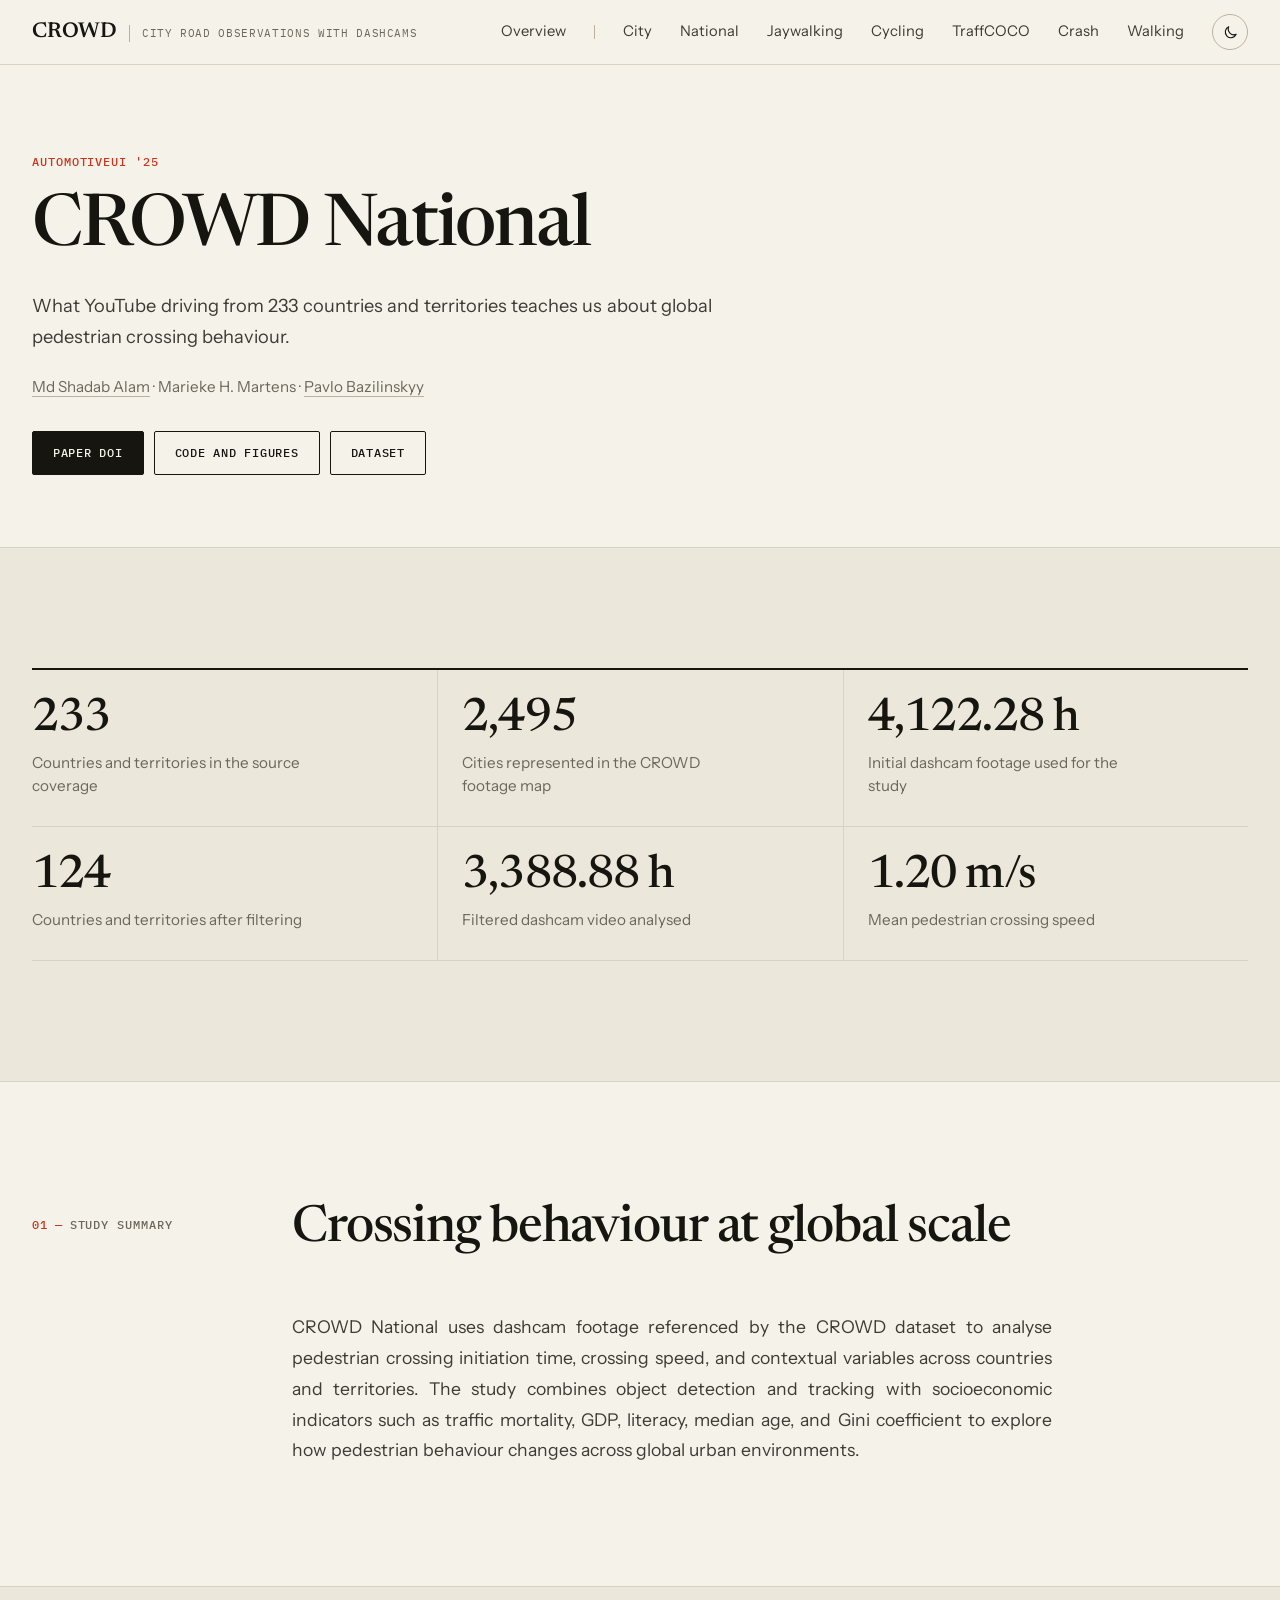
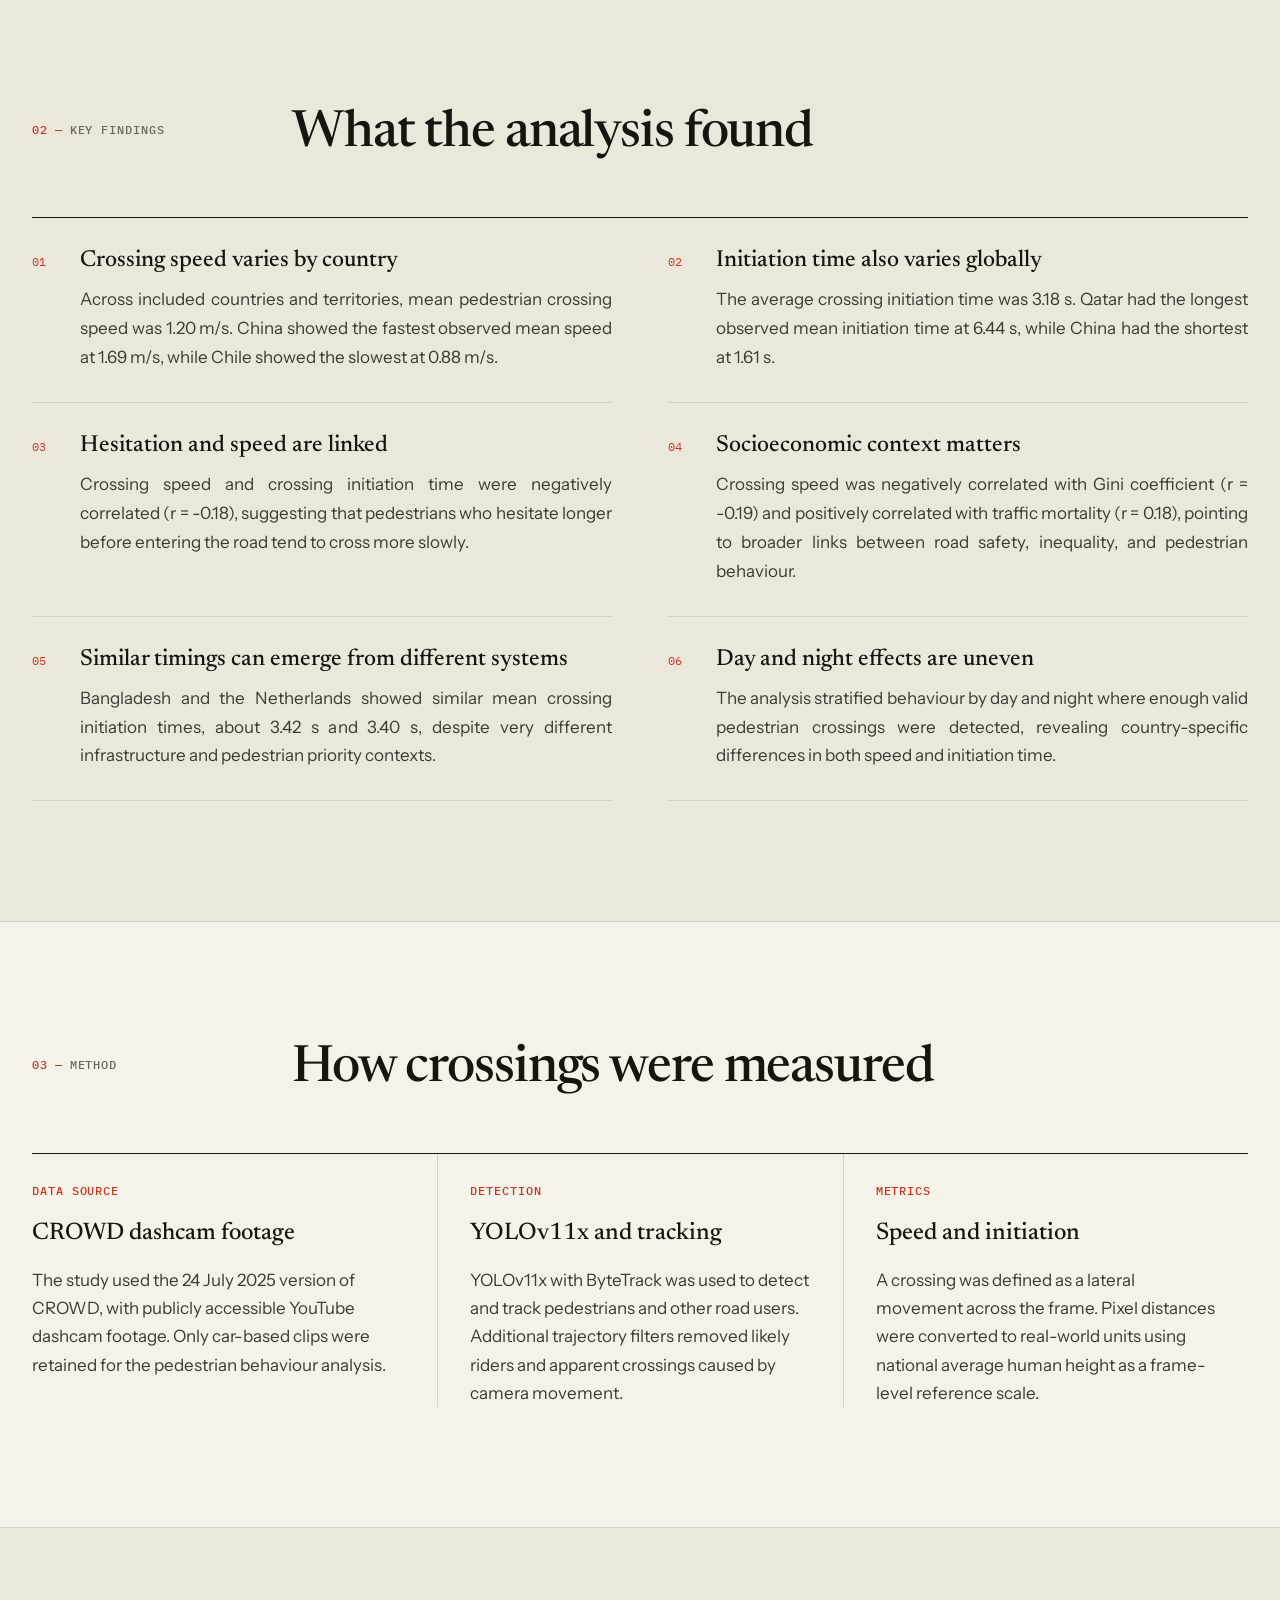
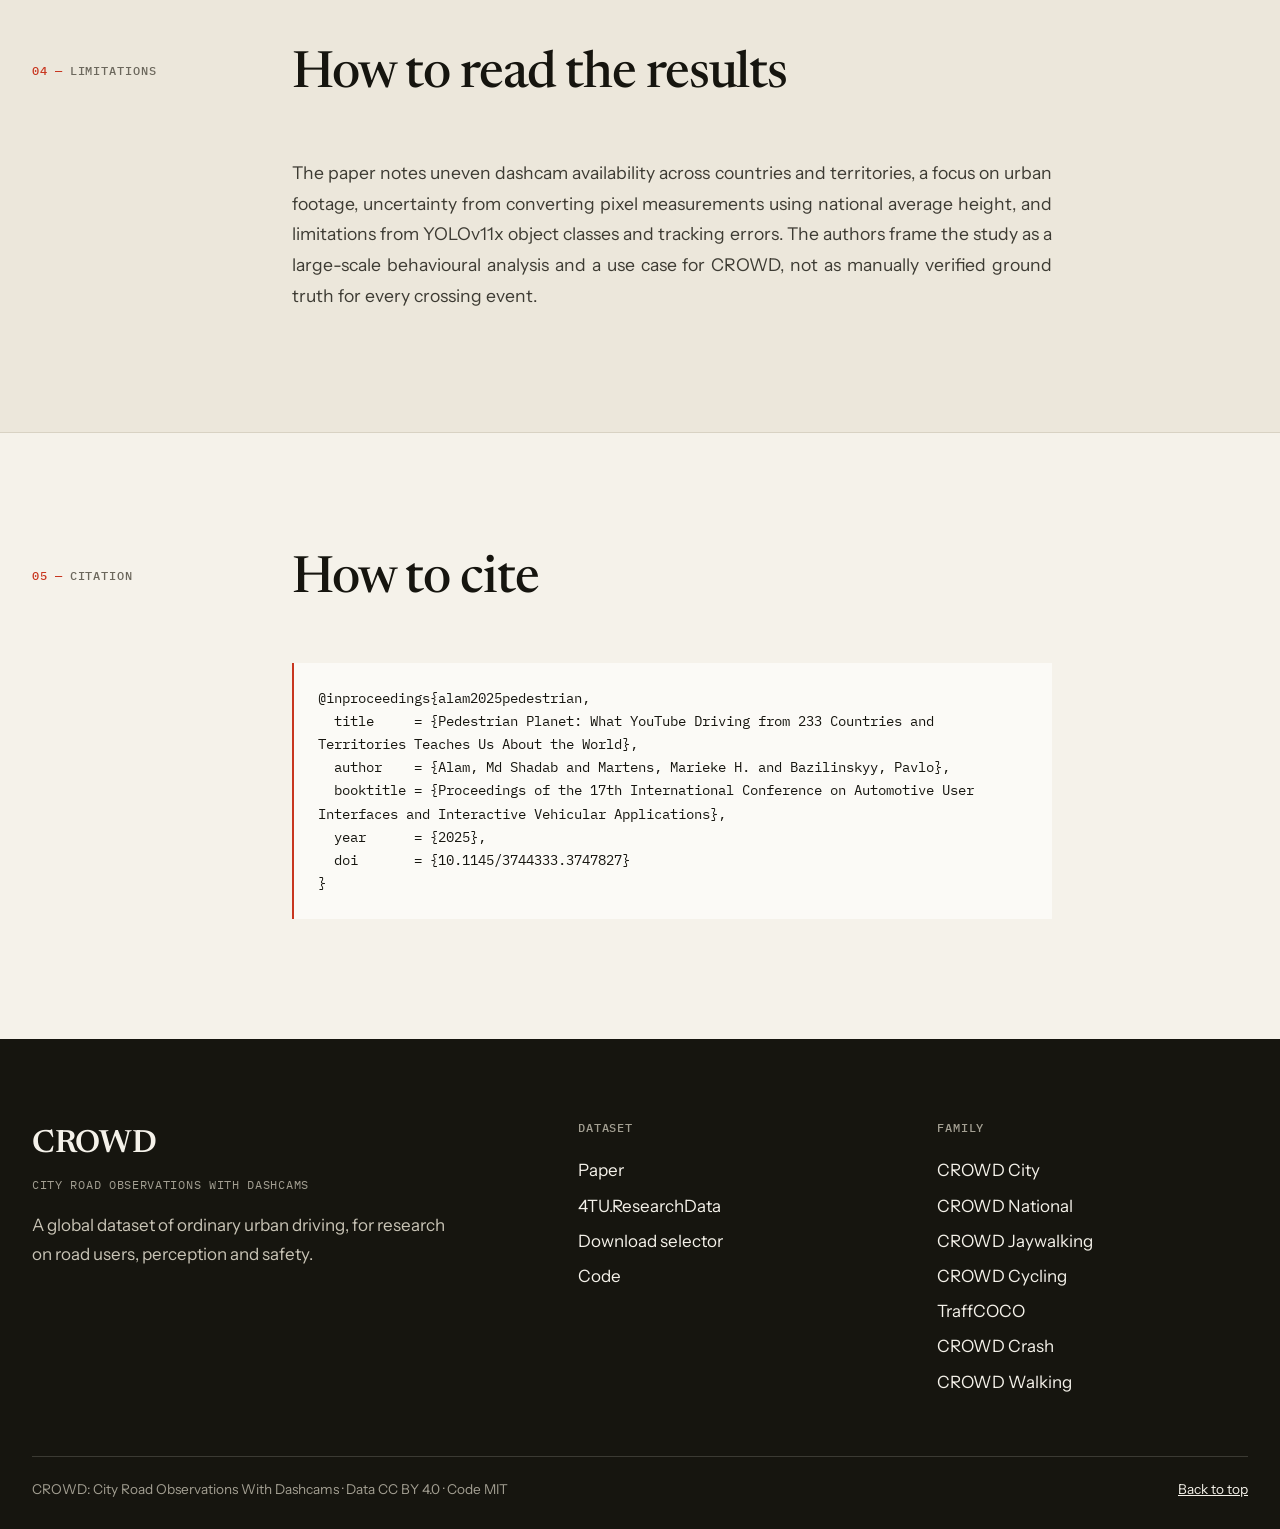
<file: crowd-national/index.html>
<!doctype html>
<html lang="en-GB">

<head>
  <meta charset="UTF-8" />
  <meta name="viewport" content="width=device-width, initial-scale=1.0" />
  <title>CROWD National</title>
  <meta name="description" content="CROWD National summarises Pedestrian Planet, a global analysis of pedestrian crossing behaviour using CROWD dashcam footage." />
  <link rel="preconnect" href="https://fonts.googleapis.com" />
  <link rel="preconnect" href="https://fonts.gstatic.com" crossorigin />
  <link href="https://fonts.googleapis.com/css2?family=Newsreader:ital,opsz,wght@0,6..72,400;0,6..72,500;0,6..72,600;1,6..72,400;1,6..72,500&family=Instrument+Sans:wght@400;500;600&family=IBM+Plex+Mono:wght@400;500&display=swap" rel="stylesheet" />
  <link rel="stylesheet" href="../assets/crowd.css?v=20261120c" />
  <link rel="stylesheet" href="../assets/pages.css?v=20261120c" />
  <script src="../assets/theme.js?v=20261120c"></script>
</head>

<body class="paper-page">
  <header class="site-header">
    <div class="container nav-row">
      <a class="brand" href="../">
        <span class="brand-mark">CD</span>
        <span id="navTitle">CROWD</span>
        <span class="brand-full">City Road Observations With Dashcams</span>
      </a>
      <div class="nav-end">
        <nav class="nav-links">
          <a href="../#overview">Overview</a>
          <span class="nav-sep" aria-hidden="true"></span>
          <a href="../city/">City</a>
          <a href="../crowd-national/">National</a>
          <a href="../jaywalking/">Jaywalking</a>
          <a href="https://github.com/crowd-dataset/crowd-cycling" target="_blank" rel="noreferrer noopener">Cycling</a>
          <a href="../traffcoco/">TraffCOCO</a>
          <a href="../crash/">Crash</a>
          <a href="../walking/">Walking</a>
        </nav>
        <button class="theme-toggle" type="button" aria-label="Switch to night mode">
          <svg class="icon-moon" viewBox="0 0 24 24" fill="none" stroke="currentColor" stroke-width="1.6" stroke-linejoin="round" aria-hidden="true"><path d="M20 14.5A8 8 0 0 1 9.5 4a8 8 0 1 0 10.5 10.5z" /></svg>
          <svg class="icon-sun" viewBox="0 0 24 24" fill="none" stroke="currentColor" stroke-width="1.6" stroke-linecap="round" aria-hidden="true"><circle cx="12" cy="12" r="4" /><path d="M12 2.5v2M12 19.5v2M4.6 4.6l1.4 1.4M18 18l1.4 1.4M2.5 12h2M19.5 12h2M4.6 19.4L6 18M18 6l1.4-1.4" /></svg>
        </button>
      </div>
    </div>
  </header>

  <main id="top">
    <section class="hero section paper-hero">
      <div class="container">
        <span class="eyebrow">AutomotiveUI '25</span>
        <h1>CROWD National</h1>
        <p class="hero-subtitle">
          What YouTube driving from 233 countries and territories teaches us about global pedestrian crossing behaviour.
        </p>
        <div class="hero-meta"><a href="https://shaadalam9.github.io/" target="_blank" rel="noreferrer noopener">Md Shadab Alam</a> · Marieke H. Martens · <a href="https://bazilinskyy.github.io/" target="_blank" rel="noreferrer noopener">Pavlo Bazilinskyy</a></div>
        <div class="button-row">
          <a class="primary-button" href="https://doi.org/10.1145/3744333.3747827" target="_blank" rel="noreferrer noopener">Paper DOI</a>
          <a class="secondary-button" href="https://github.com/bazilinskyy/youtube-national" target="_blank" rel="noreferrer noopener">Code and figures</a>
          <a class="secondary-button" href="https://doi.org/10.4121/fe366b3a-5053-4b90-9f78-cc6d3056aaa2" target="_blank" rel="noreferrer noopener">Dataset</a>
        </div>
      </div>
    </section>

    <section class="section alt">
      <div class="container">
        <div class="paper-stat-grid">
          <div class="stat-card">
            <div class="stat-value">233</div>
            <div class="stat-label">Countries and territories in the source coverage</div>
          </div>
          <div class="stat-card">
            <div class="stat-value">2,495</div>
            <div class="stat-label">Cities represented in the CROWD footage map</div>
          </div>
          <div class="stat-card">
            <div class="stat-value">4,122.28 h</div>
            <div class="stat-label">Initial dashcam footage used for the study</div>
          </div>
          <div class="stat-card">
            <div class="stat-value">124</div>
            <div class="stat-label">Countries and territories after filtering</div>
          </div>
          <div class="stat-card">
            <div class="stat-value">3,388.88 h</div>
            <div class="stat-label">Filtered dashcam video analysed</div>
          </div>
          <div class="stat-card">
            <div class="stat-value">1.20 m/s</div>
            <div class="stat-label">Mean pedestrian crossing speed</div>
          </div>
        </div>
      </div>
    </section>

    <section class="section" id="summary">
      <div class="container">
        <div class="section-heading">
          <span class="section-kicker">Study summary</span>
          <h2>Crossing behaviour at global scale</h2>
        </div>
        <p class="lead">
          CROWD National uses dashcam footage referenced by the CROWD dataset to analyse pedestrian crossing initiation time, crossing speed, and contextual variables across countries and territories. The study combines object detection and tracking with socioeconomic indicators such as traffic mortality, GDP, literacy, median age, and Gini coefficient to explore how pedestrian behaviour changes across global urban environments.
        </p>
      </div>
    </section>

    <section class="section alt">
      <div class="container">
        <div class="section-heading">
          <span class="section-kicker">Key findings</span>
          <h2>What the analysis found</h2>
        </div>
        <div class="paper-card-grid">
          <article class="paper-card">
            <h3>Crossing speed varies by country</h3>
            <p>Across included countries and territories, mean pedestrian crossing speed was 1.20 m/s. China showed the fastest observed mean speed at 1.69 m/s, while Chile showed the slowest at 0.88 m/s.</p>
          </article>
          <article class="paper-card">
            <h3>Initiation time also varies globally</h3>
            <p>The average crossing initiation time was 3.18 s. Qatar had the longest observed mean initiation time at 6.44 s, while China had the shortest at 1.61 s.</p>
          </article>
          <article class="paper-card">
            <h3>Hesitation and speed are linked</h3>
            <p>Crossing speed and crossing initiation time were negatively correlated (r = -0.18), suggesting that pedestrians who hesitate longer before entering the road tend to cross more slowly.</p>
          </article>
          <article class="paper-card">
            <h3>Socioeconomic context matters</h3>
            <p>Crossing speed was negatively correlated with Gini coefficient (r = -0.19) and positively correlated with traffic mortality (r = 0.18), pointing to broader links between road safety, inequality, and pedestrian behaviour.</p>
          </article>
          <article class="paper-card">
            <h3>Similar timings can emerge from different systems</h3>
            <p>Bangladesh and the Netherlands showed similar mean crossing initiation times, about 3.42 s and 3.40 s, despite very different infrastructure and pedestrian priority contexts.</p>
          </article>
          <article class="paper-card">
            <h3>Day and night effects are uneven</h3>
            <p>The analysis stratified behaviour by day and night where enough valid pedestrian crossings were detected, revealing country-specific differences in both speed and initiation time.</p>
          </article>
        </div>
      </div>
    </section>

    <section class="section">
      <div class="container">
        <div class="section-heading">
          <span class="section-kicker">Method</span>
          <h2>How crossings were measured</h2>
        </div>
        <div class="paper-method-grid">
          <article class="resource-card">
            <div class="resource-body">
              <span class="resource-badge">Data source</span>
              <h3>CROWD dashcam footage</h3>
              <p>The study used the 24 July 2025 version of CROWD, with publicly accessible YouTube dashcam footage. Only car-based clips were retained for the pedestrian behaviour analysis.</p>
            </div>
          </article>
          <article class="resource-card">
            <div class="resource-body">
              <span class="resource-badge">Detection</span>
              <h3>YOLOv11x and tracking</h3>
              <p>YOLOv11x with ByteTrack was used to detect and track pedestrians and other road users. Additional trajectory filters removed likely riders and apparent crossings caused by camera movement.</p>
            </div>
          </article>
          <article class="resource-card">
            <div class="resource-body">
              <span class="resource-badge">Metrics</span>
              <h3>Speed and initiation</h3>
              <p>A crossing was defined as a lateral movement across the frame. Pixel distances were converted to real-world units using national average human height as a frame-level reference scale.</p>
            </div>
          </article>
        </div>
      </div>
    </section>

    <section class="section alt">
      <div class="container">
        <div class="section-heading">
          <span class="section-kicker">Limitations</span>
          <h2>How to read the results</h2>
        </div>
        <p class="lead">
          The paper notes uneven dashcam availability across countries and territories, a focus on urban footage, uncertainty from converting pixel measurements using national average height, and limitations from YOLOv11x object classes and tracking errors. The authors frame the study as a large-scale behavioural analysis and a use case for CROWD, not as manually verified ground truth for every crossing event.
        </p>
      </div>
    </section>

    <section class="section">
      <div class="container">
        <div class="section-heading">
          <span class="section-kicker">Citation</span>
          <h2>How to cite</h2>
        </div>
        <div class="citation-card">
          <pre>@inproceedings{alam2025pedestrian,
  title     = {Pedestrian Planet: What YouTube Driving from 233 Countries and Territories Teaches Us About the World},
  author    = {Alam, Md Shadab and Martens, Marieke H. and Bazilinskyy, Pavlo},
  booktitle = {Proceedings of the 17th International Conference on Automotive User Interfaces and Interactive Vehicular Applications},
  year      = {2025},
  doi       = {10.1145/3744333.3747827}
}</pre>
        </div>
      </div>
    </section>
  </main>

  <footer class="site-footer big-footer">
    <div class="container footer-grid">
      <div>
        <a class="brand" href="../"><span class="brand-mark">CD</span><span>CROWD</span></a>
        <p class="footer-name">City Road Observations With Dashcams</p>
        <p class="footer-blurb">A global dataset of ordinary urban driving, for research on road users, perception and safety.</p>
      </div>
      <div>
        <h3>Dataset</h3>
        <a href="https://arxiv.org/abs/2604.01044" target="_blank" rel="noreferrer noopener">Paper</a>
        <a href="https://doi.org/10.4121/06e9bb9a-a064-412b-b0f3-9ac5dd62ea16" target="_blank" rel="noreferrer noopener">4TU.ResearchData</a>
        <a href="../download/">Download selector</a>
        <a href="https://github.com/crowd-dataset/crowd" target="_blank" rel="noreferrer noopener">Code</a>
      </div>
      <div>
        <h3>Family</h3>
        <a href="../city/">CROWD City</a>
        <a href="../crowd-national/">CROWD National</a>
        <a href="../jaywalking/">CROWD Jaywalking</a>
        <a href="https://github.com/crowd-dataset/crowd-cycling" target="_blank" rel="noreferrer noopener">CROWD Cycling</a>
        <a href="../traffcoco/">TraffCOCO</a>
        <a href="../crash/">CROWD Crash</a>
        <a href="../walking/">CROWD Walking</a>
      </div>
    </div>
    <div class="container footer-row">
      <p>CROWD: City Road Observations With Dashcams · Data CC BY 4.0 · Code MIT</p>
      <a href="#top">Back to top</a>
    </div>
  </footer>
</body>

</html>
</file>
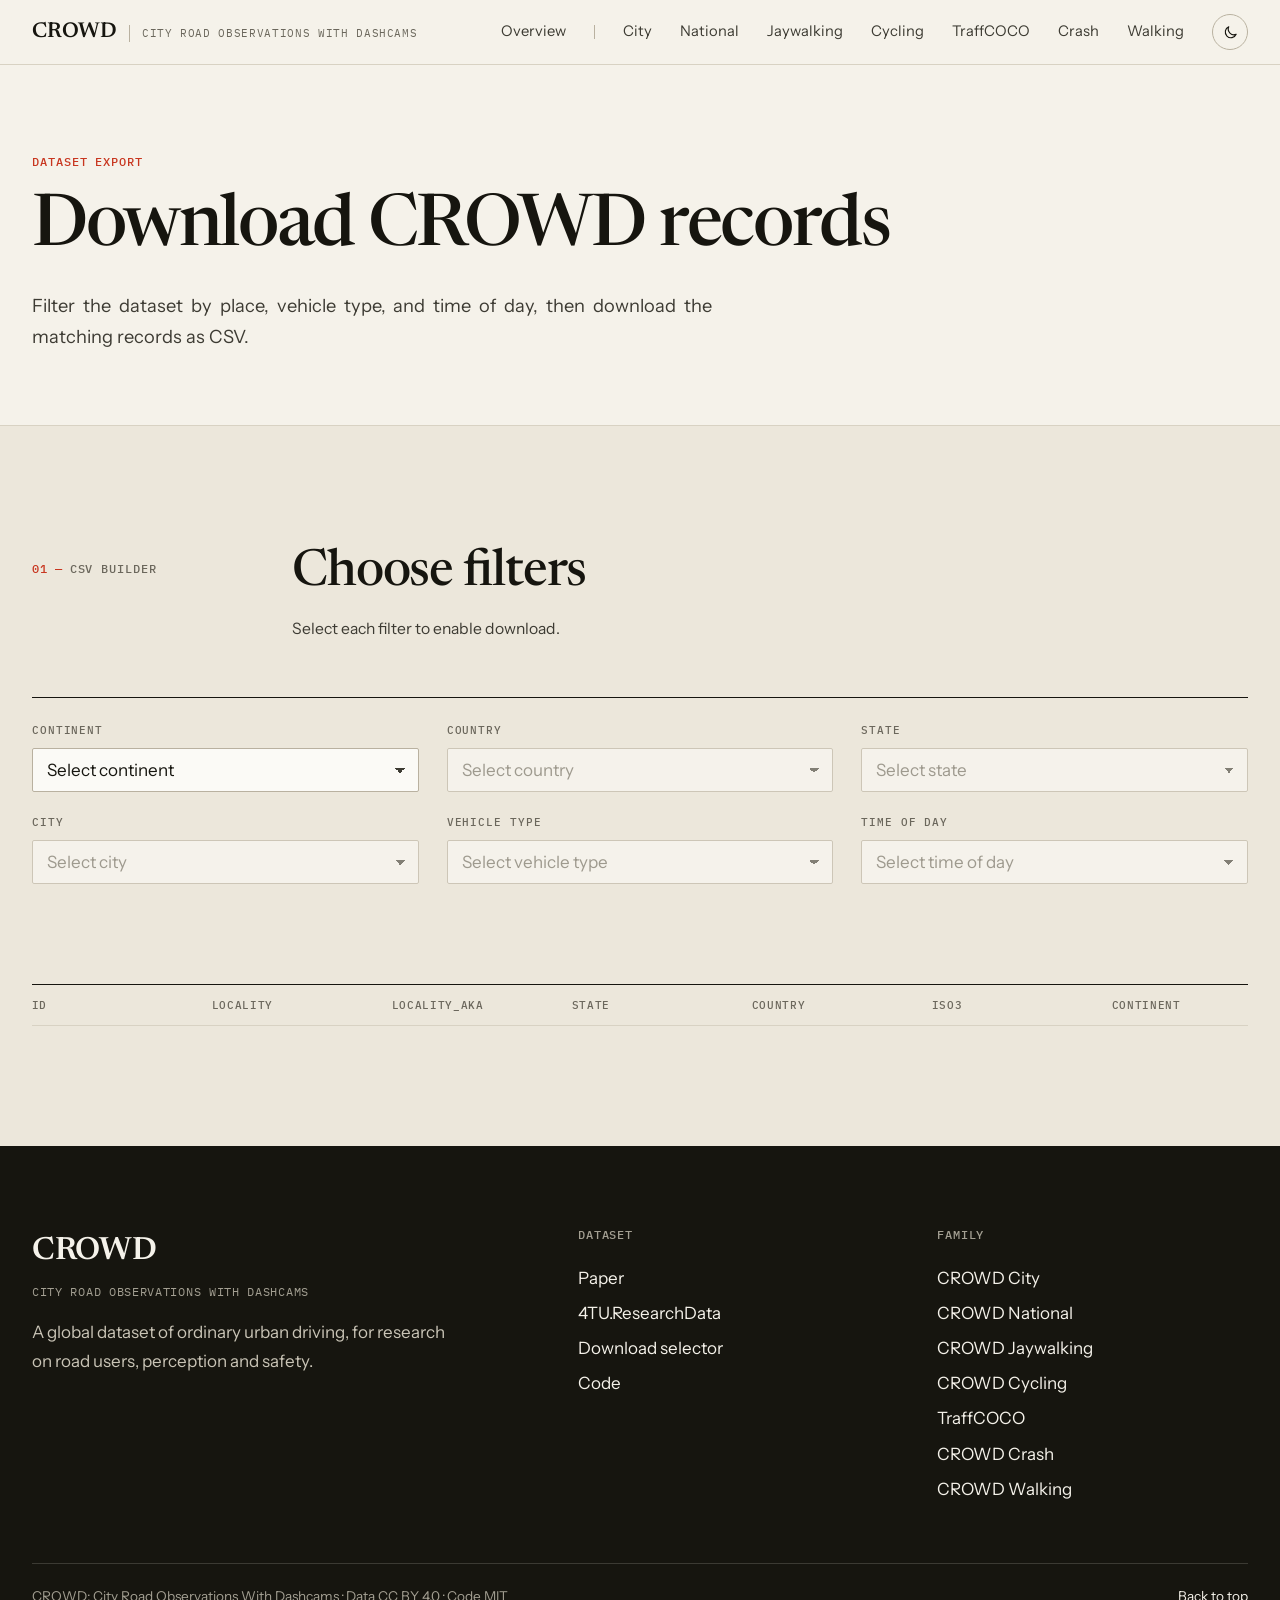
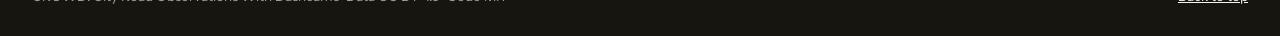
<file: download/index.html>
<!doctype html>
<html lang="en-GB">

<head>
  <meta charset="UTF-8" />
  <meta name="viewport" content="width=device-width, initial-scale=1.0" />
  <title>Download | CROWD Dataset</title>
  <meta name="description" content="Select CROWD dataset rows and columns to download as CSV." />
  <link rel="preconnect" href="https://fonts.googleapis.com" />
  <link rel="preconnect" href="https://fonts.gstatic.com" crossorigin />
  <link href="https://fonts.googleapis.com/css2?family=Newsreader:ital,opsz,wght@0,6..72,400;0,6..72,500;0,6..72,600;1,6..72,400;1,6..72,500&family=Instrument+Sans:wght@400;500;600&family=IBM+Plex+Mono:wght@400;500&display=swap" rel="stylesheet" />
  <link rel="stylesheet" href="../assets/crowd.css?v=20261120c" />
  <link rel="stylesheet" href="../assets/pages.css?v=20261120c" />
  <script src="../assets/theme.js?v=20261120c"></script>
</head>

<body>
  <header class="site-header">
    <div class="container nav-row">
      <a class="brand" href="../">
        <span class="brand-mark">CD</span>
        <span id="navTitle">CROWD</span>
        <span class="brand-full">City Road Observations With Dashcams</span>
      </a>
      <div class="nav-end">
        <nav class="nav-links">
          <a href="../#overview">Overview</a>
          <span class="nav-sep" aria-hidden="true"></span>
          <a href="../city/">City</a>
          <a href="../crowd-national/">National</a>
          <a href="../jaywalking/">Jaywalking</a>
          <a href="https://github.com/crowd-dataset/crowd-cycling" target="_blank" rel="noreferrer noopener">Cycling</a>
          <a href="../traffcoco/">TraffCOCO</a>
          <a href="../crash/">Crash</a>
          <a href="../walking/">Walking</a>
        </nav>
        <button class="theme-toggle" type="button" aria-label="Switch to night mode">
          <svg class="icon-moon" viewBox="0 0 24 24" fill="none" stroke="currentColor" stroke-width="1.6" stroke-linejoin="round" aria-hidden="true"><path d="M20 14.5A8 8 0 0 1 9.5 4a8 8 0 1 0 10.5 10.5z" /></svg>
          <svg class="icon-sun" viewBox="0 0 24 24" fill="none" stroke="currentColor" stroke-width="1.6" stroke-linecap="round" aria-hidden="true"><circle cx="12" cy="12" r="4" /><path d="M12 2.5v2M12 19.5v2M4.6 4.6l1.4 1.4M18 18l1.4 1.4M2.5 12h2M19.5 12h2M4.6 19.4L6 18M18 6l1.4-1.4" /></svg>
        </button>
      </div>
    </div>
  </header>

  <main id="top">
    <section class="hero section download-hero">
      <div class="container">
        <span class="eyebrow">Dataset export</span>
        <h1>Download CROWD records</h1>
        <p class="hero-subtitle">
          Filter the dataset by place, vehicle type, and time of day, then download the matching records as CSV.
        </p>
      </div>
    </section>

    <section class="section alt">
      <div class="container">
        <div class="section-heading">
          <span class="section-kicker">CSV builder</span>
          <h2>Choose filters</h2>
          <p id="downloadStatus" class="download-status">Loading dataset...</p>
        </div>

        <div class="download-filter-grid" id="downloadFilters">
          <label class="download-filter">
            <span>Continent</span>
            <div id="continentFilter" class="multi-select" data-placeholder="Select continent"></div>
          </label>
          <label class="download-filter">
            <span>Country</span>
            <div id="countryFilter" class="multi-select" data-placeholder="Select country"></div>
          </label>
          <label class="download-filter" id="stateFilterWrap">
            <span>State</span>
            <div id="stateFilter" class="multi-select" data-placeholder="Select state"></div>
          </label>
          <label class="download-filter">
            <span>City</span>
            <div id="cityFilter" class="multi-select" data-placeholder="Select city"></div>
          </label>
          <label class="download-filter">
            <span>Vehicle type</span>
            <div id="vehicleFilter" class="multi-select" data-placeholder="Select vehicle type"></div>
          </label>
          <label class="download-filter">
            <span>Time of day</span>
            <div id="timeFilter" class="multi-select" data-placeholder="Select time of day"></div>
          </label>
        </div>

        <div class="download-actions">
          <button class="primary-button" id="downloadCsvButton" type="button" hidden>
            Download CSV
          </button>
        </div>

        <div class="download-table-wrap">
          <table class="download-table" id="downloadTable">
            <thead id="downloadTableHead"></thead>
            <tbody id="downloadTableBody"></tbody>
          </table>
        </div>
      </div>
    </section>
  </main>

  <footer class="site-footer big-footer">
    <div class="container footer-grid">
      <div>
        <a class="brand" href="../"><span class="brand-mark">CD</span><span>CROWD</span></a>
        <p class="footer-name">City Road Observations With Dashcams</p>
        <p class="footer-blurb">A global dataset of ordinary urban driving, for research on road users, perception and safety.</p>
      </div>
      <div>
        <h3>Dataset</h3>
        <a href="https://arxiv.org/abs/2604.01044" target="_blank" rel="noreferrer noopener">Paper</a>
        <a href="https://doi.org/10.4121/06e9bb9a-a064-412b-b0f3-9ac5dd62ea16" target="_blank" rel="noreferrer noopener">4TU.ResearchData</a>
        <a href="../download/">Download selector</a>
        <a href="https://github.com/crowd-dataset/crowd" target="_blank" rel="noreferrer noopener">Code</a>
      </div>
      <div>
        <h3>Family</h3>
        <a href="../city/">CROWD City</a>
        <a href="../crowd-national/">CROWD National</a>
        <a href="../jaywalking/">CROWD Jaywalking</a>
        <a href="https://github.com/crowd-dataset/crowd-cycling" target="_blank" rel="noreferrer noopener">CROWD Cycling</a>
        <a href="../traffcoco/">TraffCOCO</a>
        <a href="../crash/">CROWD Crash</a>
        <a href="../walking/">CROWD Walking</a>
      </div>
    </div>
    <div class="container footer-row">
      <p>CROWD: City Road Observations With Dashcams · Data CC BY 4.0 · Code MIT</p>
      <a href="#top">Back to top</a>
    </div>
  </footer>

  <script src="../assets/data.js?v=20261120c"></script>
  <script src="../assets/download.js?v=20261120c"></script>
</body>

</html>
</file>
<file: assets/crowd.css>
/*
 * CROWD site design, shared by every page (page-specific parts: assets/pages.css).
 * Editorial system: warm paper, ink, one signal red; Newsreader for display,
 * Instrument Sans for text, IBM Plex Mono for labels and figures.
 */

:root {
  --paper: #f5f2ea;
  --paper-deep: #ece7db;
  --paper-light: #fbfaf6;
  --ink: #16150f;
  --ink-2: #3d3b33;
  --ink-3: #6b675c;
  --rule: #d8d2c3;
  --rule-strong: #b9b1a0;
  --signal: #c8361f;
  --amber: #d98c00;
  --amber-text: #a26800;
  --header-bg: rgba(245, 242, 234, 0.92);
  --plate: #ffffff;
  --shadow: rgba(22, 21, 15, 0.35);
  --backdrop: rgba(22, 21, 15, 0.72);
  --footer-bg: #16150f;
  --footer-text: #f5f2ea;
  --footer-muted: #a39f92;
  --footer-soft: #c9c4b6;
  --footer-rule: #3b3a33;
  --globe-sea: #e7e1d3;
  --globe-land: #fbf9f3;
  --globe-border: #c9c0ad;
  --globe-grat: rgba(22, 21, 15, 0.06);
  --globe-dot: #1f3a5f;

  --serif: "Newsreader", "Iowan Old Style", Georgia, serif;
  --sans: "Instrument Sans", "Helvetica Neue", Arial, sans-serif;
  --mono: "IBM Plex Mono", ui-monospace, Menlo, monospace;

  /* Road-user classes; validated on --paper (legend, totals and a table view give the relief). */
  --series-1: #2a78d6;
  --series-2: #eb6834;
  --series-3: #1baf7a;
  --series-4: #eda100;
  --series-5: #e87ba4;
  --series-6: #008300;
  --series-7: #6250d6;
  --series-8: #e34948;
  --bar-fill: var(--ink);

  --container: 1240px;
  --gutter: 32px;
}

*,
*::before,
*::after {
  box-sizing: border-box;
}

html {
  scroll-behavior: smooth;
  -webkit-text-size-adjust: 100%;
}

body {
  margin: 0;
  background: var(--paper);
  color: var(--ink);
  font-family: var(--sans);
  font-size: 17px;
  line-height: 1.6;
  font-feature-settings: "kern", "liga";
  -webkit-font-smoothing: antialiased;
  text-rendering: optimizeLegibility;
}

h1,
h2,
h3,
h4,
p,
pre,
figure,
ul,
ol,
dl {
  margin: 0;
}

img {
  display: block;
  max-width: 100%;
}

a {
  color: inherit;
}

button,
input {
  font: inherit;
  color: inherit;
}

::selection {
  background: var(--ink);
  color: var(--paper);
}

:focus-visible {
  outline: 2px solid var(--signal);
  outline-offset: 3px;
}

.container {
  width: min(calc(100% - 2 * var(--gutter)), var(--container));
  margin: 0 auto;
}

.narrow {
  width: min(calc(100% - 2 * var(--gutter)), 900px);
}

/* Small capitals label used across the page. */
.section-kicker,
.story-text-kicker,
.resource-badge,
.figure-card-tag,
.hx-eyebrow,
.numbers-grid .stat-label,
.detection-label,
.leaderboard-unit,
.story-count,
.story-nav-link,
.summary-hint,
.footer-grid h3 {
  font-family: var(--mono);
  font-size: 0.72rem;
  font-weight: 500;
  letter-spacing: 0.08em;
  text-transform: uppercase;
}

/* ---- Header ------------------------------------------------------------- */

.site-header {
  position: sticky;
  top: 0;
  z-index: 30;
  background: var(--header-bg);
  backdrop-filter: saturate(1.2) blur(10px);
  border-bottom: 1px solid var(--rule);
}

.nav-row {
  display: flex;
  align-items: center;
  justify-content: space-between;
  gap: 24px;
  min-height: 64px;
}

.brand {
  display: inline-flex;
  align-items: baseline;
  gap: 8px;
  text-decoration: none;
}

.brand-mark {
  display: none;
}

#navTitle,
.footer-grid .brand span:last-child {
  font-family: var(--serif);
  font-size: 1.35rem;
  font-weight: 600;
  letter-spacing: -0.01em;
}

.nav-links {
  display: flex;
  gap: 28px;
}

.nav-links a {
  color: var(--ink-2);
  font-size: 0.92rem;
  text-decoration: none;
  white-space: nowrap;
}

.nav-links a:hover {
  color: var(--ink);
  text-decoration: underline;
  text-decoration-thickness: 1px;
  text-underline-offset: 6px;
}

/* ---- Buttons and links ------------------------------------------------------ */

.button-row {
  display: flex;
  flex-wrap: wrap;
  gap: 10px;
}

.primary-button,
.secondary-button,
.resource-link {
  display: inline-flex;
  align-items: center;
  justify-content: center;
  min-height: 44px;
  padding: 0 20px;
  border: 1px solid var(--ink);
  border-radius: 2px;
  background: transparent;
  color: var(--ink);
  font-family: var(--mono);
  font-size: 0.78rem;
  font-weight: 500;
  letter-spacing: 0.06em;
  text-decoration: none;
  text-transform: uppercase;
  cursor: pointer;
  transition: background 0.15s ease, color 0.15s ease;
}

.primary-button {
  background: var(--ink);
  color: var(--paper);
}

.primary-button:hover {
  background: var(--signal);
  border-color: var(--signal);
}

.secondary-button:hover,
.resource-link:hover {
  background: var(--ink);
  color: var(--paper);
}

/* ---- Sections ------------------------------------------------------------- */

main {
  counter-reset: section;
}

.section {
  padding: 120px 0;
  border-top: 1px solid var(--rule);
}

.section.alt {
  background: var(--paper-deep);
}

/* Left rail: number and label; right: heading and introduction. */
.section-heading {
  display: grid;
  grid-template-columns: 220px minmax(0, 1fr);
  column-gap: 40px;
  margin-bottom: 56px;
}

.section-heading .section-kicker {
  grid-row: 1 / span 3;
  padding-top: 14px;
  color: var(--ink-3);
}

.section-kicker::before {
  counter-increment: section;
  content: counter(section, decimal-leading-zero) "\2002\2014\2002";
  color: var(--signal);
}

.section-heading h2,
.about-statement {
  max-width: 860px;
  font-family: var(--serif);
  font-size: clamp(2.2rem, 4vw, 3.4rem);
  font-weight: 500;
  line-height: 1.06;
  letter-spacing: -0.022em;
}

.section-intro {
  max-width: 680px;
  margin-top: 18px;
  color: var(--ink-2);
  font-size: 1.08rem;
  line-height: 1.65;
}

.lead {
  color: var(--ink-2);
  font-size: 1.1rem;
  line-height: 1.75;
}

.empty-note {
  padding: 28px;
  border: 1px dashed var(--rule-strong);
  color: var(--ink-3);
}

.empty-note a,
.lead a,
.story-caption a,
.lightbox-caption a {
  text-decoration: underline;
  text-underline-offset: 3px;
}

/* ---- Hero ------------------------------------------------------------------ */

.hx {
  padding: 72px 0 0;
}

.hx-grid {
  display: grid;
  grid-template-columns: minmax(0, 7fr) minmax(0, 5fr);
  gap: 56px;
  align-items: center;
}

.hx-eyebrow {
  display: inline-flex;
  align-items: center;
  gap: 10px;
  color: var(--ink-3);
}

.live-dot {
  width: 7px;
  height: 7px;
  border-radius: 50%;
  background: var(--signal);
  animation: live-blink 2.4s ease-in-out infinite;
}

@keyframes live-blink {
  50% { opacity: 0.25; }
}

.hx-title {
  margin-top: 28px;
  font-family: var(--serif);
  font-size: clamp(3rem, 6.2vw, 5.9rem);
  font-weight: 500;
  line-height: 0.98;
  letter-spacing: -0.03em;
}

.hx-title em {
  font-style: italic;
  font-weight: 400;
}

.hx-num {
  font-variant-numeric: lining-nums tabular-nums;
  background-image: linear-gradient(var(--signal), var(--signal));
  background-position: 0 92%;
  background-repeat: no-repeat;
  background-size: 100% 0.07em;
}

.hx-sub {
  max-width: 600px;
  margin-top: 32px;
  color: var(--ink-2);
  font-size: 1.14rem;
  line-height: 1.7;
}

.hx-sub strong {
  color: var(--ink);
  font-weight: 600;
}

.hx .button-row {
  margin-top: 36px;
}

.hero-meta {
  margin-top: 30px;
  color: var(--ink-3);
  font-size: 0.95rem;
}

.hx-globe {
  position: relative;
}

/* ---- Globe (assets/live-globe.js) ------------------------------------------- */

#crowd-globe {
  --sea: var(--globe-sea);
  --land: var(--globe-land);
  --border: var(--globe-border);
  --grat: var(--globe-grat);
  --dot: var(--globe-dot);
  --recent: var(--amber);
  --day: var(--signal);
}

.crowd-globe-stage {
  display: grid;
  justify-items: center;
  gap: 18px;
}

.crowd-globe-wrap {
  position: relative;
  border-radius: 50%;
  box-shadow: 0 1px 0 var(--paper-light), 0 30px 60px -30px var(--shadow);
}

.crowd-globe-wrap canvas {
  display: block;
  max-width: 100%;
  cursor: grab;
  touch-action: none;
}

.crowd-globe-wrap canvas:active {
  cursor: grabbing;
}

.crowd-globe-ctl {
  position: absolute;
  left: 50%;
  bottom: 8%;
  display: flex;
  gap: 6px;
  transform: translateX(-50%);
}

.crowd-globe-ctl button {
  padding: 7px 14px;
  border: 1px solid var(--ink);
  border-radius: 2px;
  background: var(--paper-light);
  color: var(--ink);
  font-family: var(--mono);
  font-size: 0.7rem;
  letter-spacing: 0.06em;
  text-transform: uppercase;
  white-space: nowrap;
  cursor: pointer;
}

.crowd-globe-ctl button:hover {
  background: var(--ink);
  color: var(--paper);
}

.crowd-globe-ctl button[hidden] {
  display: none;
}

.crowd-globe-leg {
  display: flex;
  flex-wrap: wrap;
  justify-content: center;
  gap: 6px 20px;
  color: var(--ink-3);
  font-family: var(--mono);
  font-size: 0.72rem;
}

.crowd-globe-leg span {
  display: inline-flex;
  align-items: center;
}

.crowd-globe-leg i {
  display: inline-block;
  width: 8px;
  height: 8px;
  margin-right: 7px;
  border-radius: 50%;
}

.crowd-globe-video {
  width: 100%;
}

.crowd-globe-video[hidden] {
  display: none;
}

.crowd-globe-video iframe {
  display: block;
  width: 100%;
  aspect-ratio: 16 / 9;
  border: 0;
}

.crowd-globe-video div {
  margin-top: 8px;
  color: var(--ink-3);
  font-size: 0.86rem;
}

.crowd-globe-tip {
  position: fixed;
  z-index: 40;
  display: none;
  max-width: 260px;
  padding: 9px 12px;
  border: 1px solid var(--ink);
  background: var(--paper-light);
  font-size: 0.84rem;
  line-height: 1.5;
  pointer-events: none;
}

.crowd-globe-tip .n {
  font-family: var(--serif);
  font-size: 1rem;
  font-weight: 600;
}

.crowd-globe-tip .r {
  color: var(--amber-text);
}

.crowd-globe-tip .d {
  color: var(--signal);
}

.crowd-globe-tip .m {
  color: var(--ink-3);
}

/* Contact sheet of dashcam frames, drifting slowly. */
.hx-strip {
  margin-top: 80px;
  padding: 24px 0;
  overflow: hidden;
  border-top: 1px solid var(--rule);
  -webkit-mask-image: linear-gradient(90deg, transparent, #000 6%, #000 94%, transparent);
  mask-image: linear-gradient(90deg, transparent, #000 6%, #000 94%, transparent);
}

.hx-track {
  display: flex;
  gap: 12px;
  width: max-content;
  animation: hx-scroll 160s linear infinite;
}

.hx-strip:hover .hx-track {
  animation-play-state: paused;
}


@keyframes hx-scroll {
  to { transform: translateX(-50%); }
}

/* ---- Numbers --------------------------------------------------------------------- */

.numbers {
  padding: 0 0 100px;
  border-top: 0;
}

.numbers-grid {
  display: grid;
  grid-template-columns: repeat(6, minmax(0, 1fr));
  border-top: 2px solid var(--ink);
  border-bottom: 1px solid var(--rule);
}

.numbers-grid .stat-card {
  display: flex;
  flex-direction: column-reverse;
  justify-content: flex-end;
  gap: 10px;
  padding: 22px 20px 24px;
  border-left: 1px solid var(--rule);
}

.numbers-grid .stat-card:first-child {
  padding-left: 0;
  border-left: 0;
}

.numbers-grid .stat-value {
  font-family: var(--serif);
  font-size: clamp(2rem, 3.1vw, 2.9rem);
  font-weight: 500;
  line-height: 1;
  letter-spacing: -0.02em;
  font-variant-numeric: lining-nums tabular-nums;
}

.numbers-grid .stat-label {
  color: var(--ink-3);
}

.numbers-note {
  margin-top: 14px;
  color: var(--ink-3);
  font-size: 0.9rem;
}

/* ---- About -------------------------------------------------------------------------- */

.about-grid {
  display: grid;
  grid-template-columns: 220px minmax(0, 1.1fr) minmax(0, 1fr);
  column-gap: 40px;
  row-gap: 20px;
}

.about-grid > div:first-child {
  display: contents;
}

.about-grid .section-kicker {
  padding-top: 14px;
  color: var(--ink-3);
}

.about-statement {
  grid-column: 2 / 4;
}

.about-grid > div:last-child {
  grid-column: 2 / 4;
  display: grid;
  grid-template-columns: minmax(0, 1fr) minmax(0, 1fr);
  gap: 48px;
  margin-top: 28px;
}

.about-statement em {
  font-style: italic;
  font-weight: 400;
}

.about-facts {
  padding: 0;
  list-style: none;
  counter-reset: fact;
  border-top: 1px solid var(--rule);
}

.about-facts li {
  position: relative;
  padding: 16px 0 16px 40px;
  border-bottom: 1px solid var(--rule);
  color: var(--ink-2);
  line-height: 1.6;
  counter-increment: fact;
}

.about-facts li::before {
  content: counter(fact, decimal-leading-zero);
  position: absolute;
  top: 20px;
  left: 0;
  color: var(--signal);
  font-family: var(--mono);
  font-size: 0.75rem;
}

.about-facts strong {
  color: var(--ink);
  font-weight: 600;
}

/* ---- Road users ------------------------------------------------------------------------ */

.detection-grid {
  display: grid;
  grid-template-columns: repeat(6, minmax(0, 1fr));
  column-gap: 24px;
  margin-bottom: 64px;
}

.detection-card {
  padding-top: 16px;
  border-top: 3px solid var(--swatch);
}

.detection-swatch {
  display: none;
}

.detection-value {
  font-family: var(--serif);
  font-size: clamp(1.8rem, 2.8vw, 2.6rem);
  font-weight: 500;
  line-height: 1;
  letter-spacing: -0.02em;
  font-variant-numeric: lining-nums tabular-nums;
}

.detection-label {
  margin-top: 10px;
  color: var(--ink-3);
}

.viz-card {
  padding-top: 24px;
  border-top: 1px solid var(--ink);
}

.viz-card-head {
  display: flex;
  flex-wrap: wrap;
  justify-content: space-between;
  align-items: flex-start;
  gap: 18px;
  margin-bottom: 28px;
}

.viz-card h3,
.leaderboard-card h3 {
  font-family: var(--serif);
  font-size: 1.45rem;
  font-weight: 500;
  letter-spacing: -0.01em;
}

.viz-sub {
  margin-top: 6px;
  color: var(--ink-3);
  font-size: 0.92rem;
  line-height: 1.55;
}

.viz-legend {
  display: flex;
  flex-wrap: wrap;
  gap: 8px 18px;
  max-width: 520px;
}

.legend-item {
  display: inline-flex;
  align-items: center;
  gap: 8px;
  color: var(--ink-2);
  font-size: 0.86rem;
}

.legend-swatch {
  flex: none;
  width: 10px;
  height: 10px;
  border-radius: 2px;
}

.mix-chart {
  position: relative;
  display: grid;
  gap: 14px;
}

.mix-row {
  display: grid;
  grid-template-columns: 140px minmax(0, 1fr);
  align-items: center;
  gap: 16px;
}

.mix-row.is-total {
  margin-top: 6px;
  padding-top: 16px;
  border-top: 1px solid var(--rule);
}

.mix-label {
  color: var(--ink-2);
  font-size: 0.95rem;
}

.mix-row.is-total .mix-label {
  color: var(--ink);
  font-weight: 600;
}

.mix-track {
  display: flex;
  align-items: center;
  gap: 12px;
  min-width: 0;
}

.mix-bar {
  display: flex;
  gap: 2px;
  height: 20px;
  min-width: 0;
}

.mix-segment {
  min-width: 2px;
  height: 100%;
  transition: opacity 0.15s ease;
}

.mix-segment:first-child {
  border-radius: 4px 0 0 4px;
}

.mix-segment:last-child {
  border-radius: 0 4px 4px 0;
}

.mix-bar:hover .mix-segment {
  opacity: 0.45;
}

.mix-bar .mix-segment:hover,
.mix-segment:focus-visible {
  opacity: 1;
  outline: none;
}

.mix-total {
  flex: none;
  color: var(--ink-2);
  font-family: var(--mono);
  font-size: 0.8rem;
}

.viz-tooltip {
  position: absolute;
  z-index: 5;
  display: grid;
  gap: 4px;
  min-width: 210px;
  padding: 10px 12px;
  border: 1px solid var(--ink);
  background: var(--paper-light);
  font-size: 0.85rem;
  transform: translate(-50%, calc(-100% - 10px));
  pointer-events: none;
}

.viz-tooltip[hidden] {
  display: none;
}

.tooltip-row {
  display: inline-flex;
  align-items: center;
  gap: 8px;
}

.tooltip-muted {
  color: var(--ink-3);
}

details > summary {
  cursor: pointer;
  list-style: none;
}

details > summary::-webkit-details-marker {
  display: none;
}

.viz-table-toggle {
  margin-top: 28px;
}

.viz-table-toggle summary,
.country-explorer summary {
  font-family: var(--mono);
  font-size: 0.75rem;
  letter-spacing: 0.06em;
  text-transform: uppercase;
}

.viz-table-toggle summary::before,
.country-explorer summary > span:first-child::before {
  content: "+\2002";
  color: var(--signal);
}

details[open] > summary::before,
.country-explorer[open] summary > span:first-child::before {
  content: "\2212\2002";
}

.table-wrap {
  overflow-x: auto;
  margin-top: 18px;
}

table {
  width: 100%;
  border-collapse: collapse;
  font-size: 0.88rem;
}

th,
td {
  padding: 10px 14px 10px 0;
  border-bottom: 1px solid var(--rule);
  text-align: left;
  white-space: nowrap;
}

th {
  color: var(--ink-3);
  font-family: var(--mono);
  font-size: 0.7rem;
  font-weight: 500;
  letter-spacing: 0.06em;
  text-transform: uppercase;
}

td {
  color: var(--ink-2);
  font-variant-numeric: tabular-nums;
}

/* ---- Leaderboards ----------------------------------------------------------------------- */

.leaderboard-grid {
  display: grid;
  grid-template-columns: repeat(3, minmax(0, 1fr));
  border-top: 1px solid var(--ink);
}

.leaderboard-card {
  padding: 28px 32px 8px;
  border-left: 1px solid var(--rule);
}

.leaderboard-card:first-child {
  padding-left: 0;
  border-left: 0;
}

.leaderboard-card:last-child {
  padding-right: 0;
}

.leaderboard-list {
  margin: 22px 0 0;
  padding: 0;
  list-style: none;
}

.leaderboard-row {
  display: grid;
  grid-template-columns: 30px minmax(0, 1fr) auto;
  grid-template-areas:
    "rank name value"
    ". bar bar";
  column-gap: 8px;
  row-gap: 6px;
  align-items: baseline;
  padding: 9px 0;
  border-bottom: 1px solid var(--rule);
}

.leaderboard-rank {
  grid-area: rank;
  color: var(--ink-3);
  font-family: var(--mono);
  font-size: 0.75rem;
}

.leaderboard-name {
  grid-area: name;
  overflow: hidden;
  text-overflow: ellipsis;
  white-space: nowrap;
}

.leaderboard-value {
  grid-area: value;
  font-family: var(--mono);
  font-size: 0.85rem;
  font-variant-numeric: tabular-nums;
}

.leaderboard-bar {
  grid-area: bar;
  display: block;
  height: 3px;
  background: var(--rule);
}

.leaderboard-bar span {
  display: block;
  height: 100%;
  background: var(--bar-fill);
}

.leaderboard-row:first-child .leaderboard-bar span {
  background: var(--signal);
}

.leaderboard-unit {
  margin: 12px 0 0;
  color: var(--ink-3);
}

.country-explorer {
  margin-top: 56px;
  padding: 20px 0;
  border-top: 1px solid var(--ink);
  border-bottom: 1px solid var(--rule);
}

.country-explorer summary {
  display: flex;
  justify-content: space-between;
  gap: 12px;
}

.summary-hint {
  color: var(--ink-3);
}

.country-tools {
  max-width: 360px;
  margin: 22px 0 6px;
}

.text-input {
  width: 100%;
  min-height: 44px;
  padding: 0 14px;
  border: 1px solid var(--rule-strong);
  border-radius: 2px;
  background: var(--paper-light);
}

.text-input:focus {
  border-color: var(--ink);
  outline: none;
}

.country-table-wrap {
  max-height: 540px;
  overflow: auto;
}

.country-table th {
  position: sticky;
  top: 0;
  padding: 0;
  background: var(--paper-deep);
}

.sort-button {
  width: 100%;
  padding: 10px 14px 10px 0;
  border: 0;
  background: transparent;
  color: var(--ink-3);
  font-family: var(--mono);
  font-size: 0.7rem;
  letter-spacing: 0.06em;
  text-align: left;
  text-transform: uppercase;
  white-space: nowrap;
  cursor: pointer;
}

.sort-button[data-sort] {
  color: var(--ink);
}

.sort-button[data-sort="asc"]::after {
  content: " \2191";
}

.sort-button[data-sort="desc"]::after {
  content: " \2193";
}

/* ---- Figures (assets/figure-story.js) --------------------------------------------- */

.story-nav {
  position: sticky;
  top: var(--header-height, 64px);
  z-index: 20;
  display: flex;
  gap: 28px;
  margin: 0 0 8px;
  padding: 0;
  overflow-x: auto;
  border-bottom: 1px solid var(--rule);
  background: var(--paper-deep);
  scrollbar-width: none;
}

.story-nav::-webkit-scrollbar {
  display: none;
}

.story-nav-link {
  display: inline-flex;
  flex: none;
  gap: 8px;
  padding: 16px 0 14px;
  border-bottom: 2px solid transparent;
  color: var(--ink-3);
  text-decoration: none;
  white-space: nowrap;
}

.story-nav-link:hover {
  color: var(--ink);
}

.story-nav-link.is-active {
  border-bottom-color: var(--signal);
  color: var(--ink);
}

.story-nav-number {
  color: var(--signal);
}

.story-chapter {
  padding-top: 96px;
  scroll-margin-top: calc(var(--header-height, 64px) + 56px);
}

.story-chapter-head {
  display: grid;
  grid-template-columns: 220px minmax(0, 1fr);
  column-gap: 40px;
  margin-bottom: 40px;
}

.story-number {
  color: var(--signal);
  font-family: var(--serif);
  font-size: 4.2rem;
  font-weight: 400;
  font-style: italic;
  line-height: 0.85;
}

.story-chapter-head h3 {
  font-family: var(--serif);
  font-size: clamp(1.8rem, 3vw, 2.5rem);
  font-weight: 500;
  line-height: 1.1;
  letter-spacing: -0.02em;
}

.story-chapter-head p {
  max-width: 680px;
  margin-top: 12px;
  color: var(--ink-2);
  line-height: 1.65;
}

.story-count {
  display: inline-block;
  margin-top: 14px;
  color: var(--ink-3);
}

/* Blocks grow with their figure's width/height ratio, so a row shares one height. */
.story-row {
  display: flex;
  align-items: stretch;
  gap: 32px;
  margin-top: 44px;
}

.story-block {
  display: flex;
  flex: var(--grow) 1 0;
  flex-direction: column;
  min-width: 0;
}

.story-title {
  margin: 0 0 12px;
  font-family: var(--serif);
  font-size: 1.2rem;
  font-weight: 600;
  letter-spacing: -0.005em;
}

.story-body {
  display: flex;
  flex: 1;
  flex-direction: column;
}

.story-tabs {
  display: flex;
  flex-wrap: wrap;
  gap: 4px 20px;
  margin-bottom: 14px;
  border-bottom: 1px solid var(--rule);
}

.story-tab {
  margin-bottom: -1px;
  padding: 6px 0 9px;
  border: 0;
  border-bottom: 2px solid transparent;
  background: transparent;
  color: var(--ink-3);
  font-size: 0.88rem;
  cursor: pointer;
}

.story-tab:hover {
  color: var(--ink);
}

.story-tab[aria-selected="true"] {
  border-bottom-color: var(--ink);
  color: var(--ink);
}

/* First level of a two-level switcher: region groups. */
.story-groups {
  gap: 0;
  margin-bottom: 4px;
  border-bottom: 0;
}

.story-groups .story-tab {
  margin: 0 -1px 0 0;
  padding: 8px 16px;
  border: 1px solid var(--ink);
  color: var(--ink);
  font-family: var(--mono);
  font-size: 0.72rem;
  letter-spacing: 0.06em;
  text-transform: uppercase;
}

.story-groups .story-tab[aria-selected="true"] {
  background: var(--ink);
  color: var(--paper);
}

.story-frame {
  position: relative;
  display: block;
  flex: 1 0 auto;
  width: 100%;
  padding: 0;
  border: 1px solid var(--rule);
  background: var(--plate);
  overflow: hidden;
  cursor: zoom-in;
}

.story-frame img {
  position: absolute;
  inset: 0;
  width: 100%;
  height: 100%;
  object-fit: contain;
}

.story-frame:hover {
  border-color: var(--ink);
}

.story-meta {
  display: flex;
  align-items: flex-start;
  justify-content: space-between;
  gap: 16px;
  padding-top: 12px;
}

.story-caption {
  display: -webkit-box;
  overflow: hidden;
  color: var(--ink-3);
  font-size: 0.86rem;
  line-height: 1.55;
  -webkit-box-orient: vertical;
  -webkit-line-clamp: 2;
}

.story-actions {
  display: flex;
  flex: none;
  gap: 14px;
  padding-top: 2px;
}

.story-actions a,
.story-actions button {
  padding: 0;
  border: 0;
  border-bottom: 1px solid var(--ink);
  background: transparent;
  color: var(--ink);
  font-family: var(--mono);
  font-size: 0.7rem;
  letter-spacing: 0.06em;
  text-decoration: none;
  text-transform: uppercase;
  cursor: pointer;
}

.story-actions a:hover,
.story-actions button:hover {
  border-color: var(--signal);
  color: var(--signal);
}

.story-stack {
  display: flex;
  flex: var(--grow) 1 0;
  flex-direction: column;
  gap: 32px;
  min-width: 0;
}

.story-stack > .story-block {
  flex: 1 1 auto;
}

.story-text {
  justify-content: center;
  gap: 14px;
  padding: 8px 0 8px 24px;
  border-left: 2px solid var(--signal);
}

.story-text-kicker {
  color: var(--signal);
}

.story-text h4 {
  font-family: var(--serif);
  font-size: 1.6rem;
  font-weight: 500;
  line-height: 1.2;
  letter-spacing: -0.015em;
}

.story-text p {
  color: var(--ink-2);
  line-height: 1.7;
}

/* ---- Curation ------------------------------------------------------------------------- */

.curation-feature {
  display: grid;
  grid-template-columns: minmax(0, 1.5fr) minmax(0, 1fr);
  gap: 48px;
  align-items: center;
}

.curation-feature-text {
  display: grid;
  gap: 16px;
  justify-items: start;
}

.resource-badge {
  color: var(--signal);
}

.curation-feature-text h3 {
  font-family: var(--serif);
  font-size: 2rem;
  font-weight: 500;
  line-height: 1.15;
  letter-spacing: -0.015em;
}

.curation-feature-text p {
  color: var(--ink-2);
  line-height: 1.7;
}

.clip-card {
  position: relative;
  display: block;
  width: 100%;
  padding: 0;
  border: 0;
  background: var(--ink);
  overflow: hidden;
}

.clip-card video {
  display: block;
  width: 100%;
  height: auto;
  aspect-ratio: 16 / 9;
  object-fit: cover;
}

.curation-subheading {
  margin: 88px 0 24px;
  padding-top: 16px;
  border-top: 1px solid var(--ink);
  font-family: var(--serif);
  font-size: 1.6rem;
  font-weight: 500;
}

.clip-grid {
  display: grid;
  grid-template-columns: repeat(5, minmax(0, 1fr));
  gap: 20px;
  counter-reset: clip;
}

.clip-item {
  counter-increment: clip;
}

.clip-item figcaption {
  display: grid;
  gap: 4px;
  margin-top: 12px;
  color: var(--ink-3);
  font-size: 0.88rem;
  line-height: 1.55;
}

.clip-item figcaption strong {
  color: var(--ink);
  font-weight: 600;
}

.clip-item figcaption strong::before {
  content: counter(clip, decimal-leading-zero) "\2002";
  color: var(--signal);
  font-family: var(--mono);
  font-size: 0.72rem;
  font-weight: 500;
}

.verify-stats {
  display: grid;
  grid-template-columns: repeat(2, minmax(0, 1fr));
  column-gap: 40px;
}

.verify-stat {
  display: grid;
  gap: 8px;
  padding: 8px 0 24px;
}

.verify-value {
  font-family: var(--serif);
  font-size: 3.2rem;
  font-weight: 500;
  line-height: 1;
  letter-spacing: -0.02em;
}

.verify-label {
  color: var(--ink-2);
}

.verify-steps {
  display: grid;
  grid-template-columns: repeat(4, minmax(0, 1fr));
  gap: 32px;
  margin-top: 24px;
  padding: 0;
  list-style: none;
  counter-reset: step;
}

.verify-steps li {
  padding-top: 16px;
  border-top: 1px solid var(--rule-strong);
  color: var(--ink-2);
  font-size: 0.95rem;
  line-height: 1.65;
  counter-increment: step;
}

.verify-steps li::before {
  content: counter(step, decimal-leading-zero);
  display: block;
  margin-bottom: 10px;
  color: var(--signal);
  font-family: var(--mono);
  font-size: 0.75rem;
}

.verify-steps strong {
  color: var(--ink);
}

/* ---- Contributors ------------------------------------------------------------------------ */

.contributor-layout {
  display: grid;
  grid-template-columns: minmax(0, 1fr) minmax(0, 1fr);
  gap: 56px;
  align-items: start;
}

.contributor-list {
  border-top: 1px solid var(--ink);
}

.contributor-row {
  display: grid;
  grid-template-columns: 44px minmax(0, 1fr);
  gap: 16px;
  align-items: center;
  padding: 16px 0;
  border-bottom: 1px solid var(--rule);
}

.contributor-avatar {
  display: grid;
  place-items: center;
  width: 40px;
  height: 40px;
  border: 1px solid var(--ink);
  border-radius: 50%;
  font-family: var(--serif);
  font-size: 1.1rem;
  font-style: italic;
}

.contributor-main {
  display: grid;
  gap: 8px;
}

.contributor-top {
  display: flex;
  flex-wrap: wrap;
  justify-content: space-between;
  gap: 4px 12px;
}

.contributor-top strong {
  font-family: var(--serif);
  font-size: 1.15rem;
  font-weight: 600;
}

.contributor-top span,
.contributor-since {
  color: var(--ink-3);
  font-family: var(--mono);
  font-size: 0.75rem;
}

.contributor-figure {
  padding: 0;
  border: 1px solid var(--rule);
  background: var(--plate);
  cursor: zoom-in;
}

/* ---- Resources, FAQ, citation ---------------------------------------------------------------- */

.resource-grid {
  display: grid;
  grid-template-columns: repeat(3, minmax(0, 1fr));
  border-top: 1px solid var(--ink);
}

.resource-card {
  padding: 28px 32px 0;
  border-left: 1px solid var(--rule);
}

.resource-card:first-child {
  padding-left: 0;
  border-left: 0;
}

.resource-body {
  display: flex;
  flex-direction: column;
  gap: 14px;
  height: 100%;
}

.resource-body h3 {
  font-family: var(--serif);
  font-size: 1.5rem;
  font-weight: 500;
}

.resource-body p {
  color: var(--ink-2);
  line-height: 1.65;
}

.resource-actions {
  display: flex;
  flex-wrap: wrap;
  gap: 10px;
  margin-top: auto;
  padding-top: 8px;
}

.faq-list {
  border-top: 1px solid var(--ink);
}

.faq-item {
  display: grid;
  grid-template-columns: minmax(0, 1fr) minmax(0, 1.4fr);
  gap: 40px;
  padding: 26px 0;
  border-bottom: 1px solid var(--rule);
}

.faq-question {
  font-family: var(--serif);
  font-size: 1.3rem;
  font-weight: 500;
  line-height: 1.3;
}

.faq-answer {
  color: var(--ink-2);
  line-height: 1.7;
}

.citation-card {
  display: grid;
  gap: 16px;
  justify-items: start;
}

pre {
  width: 100%;
  padding: 24px;
  overflow-x: auto;
  border-left: 2px solid var(--signal);
  background: var(--paper-light);
  color: var(--ink);
  font-family: var(--mono);
  font-size: 0.85rem;
  line-height: 1.7;
  white-space: pre-wrap;
  overflow-wrap: anywhere;
}

.licence-grid {
  display: grid;
  grid-template-columns: 2fr 1fr;
  gap: 40px;
  margin-top: 48px;
  padding-top: 20px;
  border-top: 1px solid var(--rule);
}

.licence-card {
  display: grid;
  gap: 8px;
  color: var(--ink-2);
  line-height: 1.65;
}

/* ---- Footer ---------------------------------------------------------------------------------- */

.site-footer {
  padding-top: 80px;
  background: var(--footer-bg);
  color: var(--footer-text);
}

.footer-grid {
  display: grid;
  grid-template-columns: 1.6fr 1fr 1fr;
  gap: 48px;
  padding-bottom: 56px;
}

.footer-grid .brand span:last-child {
  font-size: 2rem;
}

.footer-grid h3 {
  margin-bottom: 16px;
  color: var(--footer-muted);
}

.footer-grid > div > a:not(.brand) {
  display: block;
  padding: 4px 0;
  color: var(--footer-text);
  text-decoration: none;
}

.footer-grid > div > a:not(.brand):hover {
  text-decoration: underline;
  text-underline-offset: 4px;
}

.footer-blurb {
  max-width: 420px;
  margin-top: 16px;
  color: var(--footer-soft);
  line-height: 1.7;
}

.footer-row {
  display: flex;
  justify-content: space-between;
  gap: 16px;
  padding: 22px 0 28px;
  border-top: 1px solid var(--footer-rule);
  color: var(--footer-muted);
  font-size: 0.85rem;
}

.footer-row a {
  color: var(--footer-text);
}

/* ---- Figure viewer ---------------------------------------------------------------------------- */

dialog {
  width: min(calc(100% - 32px), 1280px);
  max-height: calc(100vh - 32px);
  padding: 0;
  border: 0;
  background: transparent;
  color: var(--ink);
}

dialog::backdrop {
  background: var(--backdrop);
}

.lightbox-shell {
  position: relative;
  padding: 28px;
  background: var(--paper);
}

.lightbox-close {
  position: absolute;
  top: 10px;
  right: 10px;
  z-index: 2;
  width: 38px;
  height: 38px;
  border: 1px solid var(--ink);
  border-radius: 50%;
  background: var(--paper);
  font-size: 1.3rem;
  line-height: 1;
  cursor: pointer;
}

.figure-dialog-media {
  position: relative;
}

#figureDialogImage {
  width: 100%;
  max-height: 66vh;
  object-fit: contain;
  border: 1px solid var(--rule);
  background: var(--plate);
}

.figure-nav {
  position: absolute;
  top: 50%;
  width: 42px;
  height: 42px;
  border: 1px solid var(--ink);
  border-radius: 50%;
  background: var(--paper);
  font-size: 1.4rem;
  line-height: 1;
  cursor: pointer;
  transform: translateY(-50%);
}

.figure-nav:hover {
  background: var(--ink);
  color: var(--paper);
}

.figure-nav.prev {
  left: 12px;
}

.figure-nav.next {
  right: 12px;
}

.lightbox-caption {
  padding-top: 18px;
}

.figure-dialog-tags {
  display: flex;
  align-items: center;
  gap: 12px;
  margin-bottom: 10px;
}

.figure-card-tag {
  color: var(--signal);
}

.figure-count {
  margin-left: auto;
  color: var(--ink-3);
  font-family: var(--mono);
  font-size: 0.75rem;
}

.lightbox-caption h3 {
  font-family: var(--serif);
  font-size: 1.6rem;
  font-weight: 500;
  line-height: 1.2;
}

.lightbox-caption p {
  max-width: 900px;
  margin-top: 10px;
  color: var(--ink-2);
  line-height: 1.65;
}

.figure-dialog-actions {
  display: flex;
  flex-wrap: wrap;
  gap: 10px;
  margin-top: 18px;
}

.figure-dialog-note {
  font-size: 0.8rem;
}

/* ---- Reveal on scroll --------------------------------------------------------------------------- */

.js-reveal .reveal {
  opacity: 0;
  transform: translateY(14px);
  transition: opacity 0.8s ease, transform 0.8s ease;
}

.js-reveal .reveal.is-visible {
  opacity: 1;
  transform: none;
}

/* ---- Smaller screens -------------------------------------------------------------------------------- */

@media (max-width: 1100px) {
  .numbers-grid,
  .detection-grid {
    grid-template-columns: repeat(3, minmax(0, 1fr));
  }

  .numbers-grid .stat-card:nth-child(4) {
    padding-left: 0;
    border-left: 0;
  }

  .numbers-grid .stat-card:nth-child(-n + 3) {
    border-bottom: 1px solid var(--rule);
  }

  .detection-grid {
    row-gap: 32px;
  }

  .clip-grid {
    grid-template-columns: repeat(3, minmax(0, 1fr));
  }

  .verify-steps {
    grid-template-columns: repeat(2, minmax(0, 1fr));
  }
}

@media (max-width: 900px) {
  :root {
    --gutter: 20px;
  }

  .nav-row {
    flex-direction: column;
    align-items: flex-start;
    gap: 2px;
    padding: 12px 0 0;
  }

  .nav-links {
    gap: 22px;
    max-width: 100%;
    padding-bottom: 12px;
    overflow-x: auto;
    scrollbar-width: none;
  }

  .nav-links::-webkit-scrollbar {
    display: none;
  }

  .section {
    padding: 80px 0;
  }

  .hx {
    padding-top: 44px;
  }

  .hx-grid,
  .curation-feature,
  .contributor-layout,
  .faq-item,
  .licence-grid {
    grid-template-columns: 1fr;
  }

  .faq-item {
    gap: 10px;
  }

  .hx-globe {
    max-width: 480px;
    margin: 0 auto;
  }

  .section-heading,
  .story-chapter-head,
  .about-grid {
    grid-template-columns: 1fr;
    row-gap: 14px;
  }

  .about-statement,
  .about-grid > div:last-child {
    grid-column: auto;
  }

  .about-grid > div:last-child {
    grid-template-columns: 1fr;
    gap: 28px;
  }

  .section-heading .section-kicker,
  .about-grid .section-kicker {
    grid-row: auto;
    padding-top: 0;
  }

  .story-number {
    font-size: 3rem;
  }

  .leaderboard-grid,
  .resource-grid {
    grid-template-columns: 1fr;
  }

  .leaderboard-card,
  .resource-card,
  .leaderboard-card:last-child {
    padding: 28px 0 8px;
    border-left: 0;
  }

  .leaderboard-card + .leaderboard-card,
  .resource-card + .resource-card {
    border-top: 1px solid var(--rule);
  }

  .story-row {
    flex-direction: column;
    gap: 40px;
  }

  .story-block,
  .story-stack {
    flex: none;
  }

  .story-meta {
    flex-direction: column;
    gap: 8px;
  }

  .footer-grid {
    grid-template-columns: 1fr 1fr;
  }

  .footer-grid > div:first-child {
    grid-column: 1 / -1;
  }
}

@media (max-width: 600px) {
  body {
    font-size: 16px;
  }

  .hx-title {
    font-size: clamp(2.5rem, 11vw, 3.2rem);
  }

  .hx .button-row {
    display: grid;
    grid-template-columns: 1fr 1fr;
  }


  .numbers-grid,
  .detection-grid,
  .clip-grid,
  .verify-steps,
  .verify-stats {
    grid-template-columns: repeat(2, minmax(0, 1fr));
  }

  .numbers-grid .stat-card {
    padding-left: 16px;
    border-left: 1px solid var(--rule);
    border-bottom: 1px solid var(--rule);
  }

  .numbers-grid .stat-card:nth-child(odd) {
    padding-left: 0;
    border-left: 0;
  }

  .numbers-grid .stat-card:nth-last-child(-n + 2) {
    border-bottom: 0;
  }

  .mix-row {
    grid-template-columns: 1fr;
    gap: 6px;
  }

  .verify-value {
    font-size: 2.4rem;
  }

  .lightbox-shell {
    padding: 16px;
  }
}

@media (prefers-reduced-motion: reduce) {
  html {
    scroll-behavior: auto;
  }

  .hx-track {
    animation: none;
  }

  .js-reveal .reveal {
    opacity: 1;
    transform: none;
    transition: none;
  }
}

/* FAQ and citation content sits in the right-hand column, under their headings. */
#faq .faq-list,
#citation .citation-card,
#citation .licence-grid {
  margin-left: 260px;
}

@media (max-width: 900px) {
  #faq .faq-list,
  #citation .citation-card,
  #citation .licence-grid {
    margin-left: 0;
  }
}

/* ---- Night ---------------------------------------------------------------------------------------- */

:root[data-theme="dark"] {
  --paper: #0c0f15;
  --paper-deep: #10141c;
  --paper-light: #161b25;
  --ink: #ece6d8;
  --ink-2: #bdb7aa;
  --ink-3: #848995;
  --rule: #222833;
  --rule-strong: #364051;
  --signal: #f2b04c;
  --amber: #f2b04c;
  --amber-text: #f6c46f;
  --header-bg: rgba(12, 15, 21, 0.86);
  --plate: #f3f0e8;
  --shadow: rgba(0, 0, 0, 0.7);
  --backdrop: rgba(4, 6, 10, 0.84);
  --footer-bg: #07090d;
  --footer-text: #ece6d8;
  --footer-muted: #7d828d;
  --footer-soft: #aaa497;
  --footer-rule: #1c212b;
  --globe-sea: #0f141d;
  --globe-land: #1a212d;
  --globe-border: #2c3545;
  --globe-grat: rgba(236, 230, 216, 0.04);
  --globe-dot: #f6dfb0;
  --series-1: #3987e5;
  --series-2: #d95926;
  --series-3: #199e70;
  --series-4: #c98500;
  --series-5: #d55181;
  --series-6: #008300;
  --series-7: #9085e9;
  --series-8: #e66767;
  color-scheme: dark;
}

@media (prefers-color-scheme: dark) {
  :root:not([data-theme="light"]) {
    --paper: #0c0f15;
    --paper-deep: #10141c;
    --paper-light: #161b25;
    --ink: #ece6d8;
    --ink-2: #bdb7aa;
    --ink-3: #848995;
    --rule: #222833;
    --rule-strong: #364051;
    --signal: #f2b04c;
    --amber: #f2b04c;
    --amber-text: #f6c46f;
    --header-bg: rgba(12, 15, 21, 0.86);
    --plate: #f3f0e8;
    --shadow: rgba(0, 0, 0, 0.7);
    --backdrop: rgba(4, 6, 10, 0.84);
    --footer-bg: #07090d;
    --footer-text: #ece6d8;
    --footer-muted: #7d828d;
    --footer-soft: #aaa497;
    --footer-rule: #1c212b;
    --globe-sea: #0f141d;
    --globe-land: #1a212d;
    --globe-border: #2c3545;
    --globe-grat: rgba(236, 230, 216, 0.04);
    --globe-dot: #f6dfb0;
    --series-1: #3987e5;
    --series-2: #d95926;
    --series-3: #199e70;
    --series-4: #c98500;
    --series-5: #d55181;
    --series-6: #008300;
    --series-7: #9085e9;
    --series-8: #e66767;
    color-scheme: dark;
  }
}

/* Figures are drawn on white: dim them a touch at night so they sit in the page. */
:root[data-theme="dark"] .story-frame img,
:root[data-theme="dark"] #figureDialogImage,
:root[data-theme="dark"] .contributor-figure img {
  filter: brightness(0.92);
}

@media (prefers-color-scheme: dark) {
  :root:not([data-theme="light"]) .story-frame img,
  :root:not([data-theme="light"]) #figureDialogImage,
  :root:not([data-theme="light"]) .contributor-figure img {
    filter: brightness(0.92);
  }
}

/* ---- Day / night switch ---------------------------------------------------------------------------- */

.nav-end {
  display: flex;
  align-items: center;
  gap: 28px;
  min-width: 0;
}

.theme-toggle {
  display: inline-grid;
  flex: none;
  place-items: center;
  width: 36px;
  height: 36px;
  padding: 0;
  border: 1px solid var(--rule-strong);
  border-radius: 50%;
  background: transparent;
  color: var(--ink);
  cursor: pointer;
  transition: border-color 0.15s ease, background 0.15s ease;
}

.theme-toggle:hover {
  border-color: var(--ink);
}

.theme-toggle svg {
  width: 17px;
  height: 17px;
}

.theme-toggle .icon-sun {
  display: none;
}

:root[data-theme="dark"] .theme-toggle .icon-sun {
  display: block;
}

:root[data-theme="dark"] .theme-toggle .icon-moon {
  display: none;
}

@media (prefers-color-scheme: dark) {
  :root:not([data-theme="light"]) .theme-toggle .icon-sun {
    display: block;
  }

  :root:not([data-theme="light"]) .theme-toggle .icon-moon {
    display: none;
  }
}

body,
.site-header,
.section.alt,
.story-nav {
  transition: background-color 0.3s ease, color 0.3s ease;
}

@media (max-width: 900px) {
  .nav-end {
    width: 100%;
    justify-content: space-between;
    gap: 16px;
  }

  .theme-toggle {
    position: absolute;
    top: 10px;
    right: var(--gutter);
  }

  .site-header {
    position: sticky;
  }

  .nav-row {
    position: relative;
  }
}

/* Night touches: street-light glow above the hero; live places stay red on the globe. */
:root[data-theme="dark"] body {
  background-image: radial-gradient(1100px 520px at 78% -8%, rgba(242, 176, 76, 0.07), transparent 70%);
  background-repeat: no-repeat;
}

:root[data-theme="dark"] #crowd-globe {
  --day: #ff6a4d;
}

:root[data-theme="dark"] .hx-track video,
:root[data-theme="dark"] .traffcoco-backdrop img {
  filter: none;
}

@media (prefers-color-scheme: dark) {
  :root:not([data-theme="light"]) body {
    background-image: radial-gradient(1100px 520px at 78% -8%, rgba(242, 176, 76, 0.07), transparent 70%);
    background-repeat: no-repeat;
  }

  :root:not([data-theme="light"]) #crowd-globe {
    --day: #ff6a4d;
  }

  :root:not([data-theme="light"]) .hx-track video {
    filter: none;
  }
}

/* ---- Full name ---------------------------------------------------------------------------------- */

.brand-full {
  margin-left: 4px;
  padding-left: 12px;
  border-left: 1px solid var(--rule-strong);
  white-space: nowrap;
  color: var(--ink-3);
  font-family: var(--mono);
  font-size: 0.68rem;
  letter-spacing: 0.06em;
  text-transform: uppercase;
}

.footer-name {
  margin-top: 6px;
  color: var(--footer-muted);
  font-family: var(--mono);
  font-size: 0.72rem;
  letter-spacing: 0.06em;
  text-transform: uppercase;
}

.hx-eyebrow abbr {
  color: var(--ink);
  font-weight: 600;
  text-decoration: none;
}

.hx-eyebrow-rule {
  width: 28px;
  height: 1px;
  background: var(--rule-strong);
}

@media (max-width: 1180px) {
  .brand-full {
    display: none;
  }
}

/* ---- Clips ------------------------------------------------------------------------------------------ */

.clip {
  position: relative;
  flex: none;
  width: 256px;
  overflow: hidden;
  background: var(--paper-deep);
}

.clip video {
  display: block;
  width: 100%;
  height: auto;
  aspect-ratio: 16 / 9;
  object-fit: cover;
  filter: grayscale(0.2);
  transition: filter 0.3s ease;
}

.clip:hover video {
  filter: none;
}

.clip figcaption {
  position: absolute;
  inset: auto 0 0 0;
  padding: 18px 10px 7px;
  background: linear-gradient(transparent, rgba(0, 0, 0, 0.6));
  color: #fff;
  font-family: var(--mono);
  font-size: 0.66rem;
  letter-spacing: 0.06em;
  text-transform: uppercase;
}

@media (max-width: 600px) {
  .clip {
    width: 184px;
  }
}

/* ---- Paragraphs ---------------------------------------------------------------------------------------- */

/* Running text is justified, with hyphenation so the word spacing stays even. */
.lead,
.hx-sub,
.section-intro,
.hero-subtitle,
.about-facts li,
.story-chapter-head p,
.story-text p,
.curation-feature-text p,
.verify-steps li,
.resource-body p,
.faq-answer,
.licence-card p,
.paper-card p,
.footer-blurb,
.lightbox-caption p,
.clip-item figcaption {
  text-align: justify;
  -webkit-hyphens: auto;
  hyphens: auto;
  hyphenate-limit-chars: 7 3 3;
}

/* ---- Acknowledgement ------------------------------------------------------------------------------- */

.acknowledgement {
  display: grid;
  gap: 8px;
  max-width: 760px;
  margin: 40px 0 0 260px;
  padding-top: 20px;
  border-top: 1px solid var(--rule);
}

.acknowledgement p {
  color: var(--ink-2);
  line-height: 1.7;
  text-align: justify;
  hyphens: auto;
}

@media (max-width: 900px) {
  .acknowledgement {
    margin-left: 0;
  }
}

/* Columns narrower than about 40 characters open gaps when justified; they stay ragged. */
.resource-body p,
.verify-steps li,
.clip-item figcaption,
.footer-blurb,
.story-caption {
  text-align: left;
}

/* ---- Numbers band: as many columns as there are numbers ------------------------------------------ */

@media (min-width: 1101px) {
  .numbers-grid {
    grid-template-columns: none;
    grid-auto-columns: minmax(0, 1fr);
    grid-auto-flow: column;
  }
}

/* ---- Cited by -------------------------------------------------------------------------------------- */

.cited-by {
  display: grid;
  grid-template-columns: 220px minmax(0, 1fr);
  column-gap: 40px;
  margin-top: 56px;
  padding-top: 24px;
  border-top: 1px solid var(--ink);
}

.cited-by[hidden] {
  display: none;
}

.cited-head {
  display: grid;
  align-content: start;
  gap: 10px;
}

.cited-count {
  font-family: var(--serif);
  font-size: 1.5rem;
  line-height: 1.1;
}

.cited-count span {
  display: block;
  font-size: 3.4rem;
  font-weight: 500;
  letter-spacing: -0.02em;
}

.cited-list {
  margin: 0;
  padding: 0;
  list-style: none;
  border-top: 1px solid var(--rule);
}

.cited-list li {
  display: grid;
  grid-template-columns: 56px minmax(0, 1fr);
  column-gap: 16px;
  row-gap: 4px;
  padding: 14px 0;
  border-bottom: 1px solid var(--rule);
}

.cited-year {
  grid-row: span 2;
  padding-top: 3px;
  color: var(--signal);
  font-family: var(--mono);
  font-size: 0.78rem;
}

.cited-title {
  font-family: var(--serif);
  font-size: 1.12rem;
  line-height: 1.35;
  text-decoration: none;
}

a.cited-title:hover {
  text-decoration: underline;
  text-underline-offset: 3px;
}

.cited-meta {
  color: var(--ink-3);
  font-size: 0.88rem;
}

.cited-source {
  grid-column: 2;
  margin-top: 10px;
  color: var(--ink-3);
  font-family: var(--mono);
  font-size: 0.7rem;
  letter-spacing: 0.06em;
  text-transform: uppercase;
}

@media (max-width: 900px) {
  .cited-by {
    grid-template-columns: 1fr;
    row-gap: 18px;
  }

  .cited-source {
    grid-column: auto;
  }
}

@media (min-width: 1101px) {
  .numbers-grid .stat-value {
    font-size: clamp(1.7rem, 2.45vw, 2.45rem);
  }
}

/* ---- Citation styles ------------------------------------------------------------------------------- */

.cite-tool {
  display: grid;
  gap: 0;
  justify-items: stretch;
}

.cite-tool .story-groups {
  margin-bottom: 18px;
}


.cite-output pre {
  margin: 0;
}

.cite-text {
  padding: 26px 28px;
  border-left: 2px solid var(--signal);
  background: var(--paper-light);
  color: var(--ink);
  font-family: var(--serif);
  font-size: 1.18rem;
  line-height: 1.65;
  overflow-wrap: anywhere;
}

.cite-actions {
  display: flex;
  flex-wrap: wrap;
  gap: 10px;
  margin-top: 16px;
}

.cite-actions [hidden] {
  display: none;
}

@media (max-width: 600px) {
  .cite-output {
    min-height: 0;
  }

  .cite-text {
    padding: 20px;
    font-size: 1.05rem;
  }
}

/* Citing publications per year: one column per year. */
.cited-years {
  display: flex;
  align-items: flex-end;
  gap: 28px;
  height: 200px;
  margin: 0;
  padding: 0 0 0;
  list-style: none;
  border-bottom: 1px solid var(--ink);
}

.cited-column {
  display: flex;
  flex: 0 0 64px;
  flex-direction: column;
  justify-content: flex-end;
  align-items: stretch;
  height: 100%;
  position: relative;
}

.cited-column-count {
  margin-bottom: 8px;
  font-family: var(--serif);
  font-size: 1.5rem;
  line-height: 1;
  text-align: center;
}

.cited-column-bar {
  display: block;
  min-height: 2px;
  border-radius: 4px 4px 0 0;
  background: var(--ink);
}

.cited-column:last-child .cited-column-bar {
  background: var(--signal);
}

.cited-column-year {
  position: absolute;
  top: calc(100% + 10px);
  left: 0;
  right: 0;
  color: var(--ink-3);
  font-family: var(--mono);
  font-size: 0.75rem;
  text-align: center;
}

.cited-by .cited-source {
  margin-top: 40px;
}

/* ---- Menu groups: dataset · sister datasets · studies · tool ------------------------------- */

.nav-links {
  align-items: center;
}

.nav-sep {
  flex: none;
  width: 1px;
  height: 14px;
  background: var(--rule-strong);
}

/* Author names link to their pages: quiet underline, signal colour on hover. */
.hero-meta a {
  color: inherit;
  text-decoration: underline;
  text-decoration-color: var(--rule-strong);
  text-decoration-thickness: 1px;
  text-underline-offset: 4px;
  transition: color 0.15s ease, text-decoration-color 0.15s ease;
}

.hero-meta a:hover {
  color: var(--signal);
  text-decoration-color: currentColor;
}

/* ---- Strip clips link to their YouTube moment ------------------------------------------------ */

.clip-link {
  position: relative;
  display: block;
  color: inherit;
  text-decoration: none;
  cursor: pointer;
}

.clip-link::after {
  content: "Watch on YouTube \2197";
  position: absolute;
  top: 8px;
  right: 8px;
  padding: 4px 8px;
  border-radius: 2px;
  background: rgba(0, 0, 0, 0.72);
  color: #fff;
  font-family: var(--mono);
  font-size: 0.62rem;
  letter-spacing: 0.06em;
  text-transform: uppercase;
  opacity: 0;
  transform: translateY(-3px);
  transition: opacity 0.18s ease, transform 0.18s ease;
  pointer-events: none;
}

.clip-link:hover::after,
.clip-link:focus-visible::after {
  opacity: 1;
  transform: none;
}

.clip-link:hover video,
.clip-link:focus-visible video {
  filter: none;
}

.clip-link:focus-visible {
  outline: 2px solid var(--signal);
  outline-offset: -2px;
}

/* On touch screens there is no hover, so the badge stays faintly visible. */
@media (hover: none) {
  .clip-link::after {
    content: "\2197";
    opacity: 0.85;
    transform: none;
  }
}
</file>
<file: assets/pages.css>
/* Parts of the Download, TraffCOCO and CROWD National pages; the system is in assets/crowd.css. */

/* ---- Page opening ---------------------------------------------------------- */

.hero.section {
  padding: 88px 0 72px;
  border-top: 0;
}

.hero .eyebrow {
  display: block;
  color: var(--signal);
  font-family: var(--mono);
  font-size: 0.72rem;
  font-weight: 500;
  letter-spacing: 0.08em;
  text-transform: uppercase;
}

.hero h1 {
  max-width: 980px;
  margin-top: 22px;
  font-family: var(--serif);
  font-size: clamp(2.8rem, 5.6vw, 5rem);
  font-weight: 500;
  line-height: 1;
  letter-spacing: -0.03em;
}

.hero-subtitle {
  max-width: 680px;
  margin-top: 26px;
  color: var(--ink-2);
  font-size: 1.14rem;
  line-height: 1.7;
}

.hero .hero-meta {
  margin-top: 22px;
  color: var(--ink-3);
}

.hero .button-row {
  margin-top: 32px;
}

/* Text that follows a section heading lines up with the heading, not the rail. */
.section-heading ~ .lead,
.section-heading ~ .citation-card {
  max-width: 760px;
  margin-left: 260px;
}

/* ---- Download selector ---------------------------------------------------------- */

.download-status {
  margin-top: 16px;
  color: var(--ink-2);
  font-size: 0.98rem;
}

.download-filter-grid {
  display: grid;
  grid-template-columns: repeat(3, minmax(0, 1fr));
  gap: 22px 28px;
  margin-bottom: 28px;
  padding-top: 24px;
  border-top: 1px solid var(--ink);
}

.download-filter {
  display: grid;
  gap: 8px;
  min-width: 0;
}

.download-filter > span {
  color: var(--ink-3);
  font-family: var(--mono);
  font-size: 0.7rem;
  font-weight: 500;
  letter-spacing: 0.08em;
  text-transform: uppercase;
}

.download-filter[hidden] {
  display: none;
}

.download-filter select {
  width: 100%;
  min-height: 44px;
  padding: 0 36px 0 14px;
  border: 1px solid var(--rule-strong);
  border-radius: 2px;
  background:
    linear-gradient(45deg, transparent 50%, var(--ink-2) 50%) calc(100% - 18px) 50% / 5px 5px no-repeat,
    linear-gradient(135deg, var(--ink-2) 50%, transparent 50%) calc(100% - 13px) 50% / 5px 5px no-repeat,
    var(--paper-light);
  color: var(--ink);
  appearance: none;
}

.download-filter select:focus {
  border-color: var(--ink);
  outline: none;
}

.multi-select {
  position: relative;
}

.multi-select-button {
  width: 100%;
  min-height: 44px;
  padding: 0 36px 0 14px;
  overflow: hidden;
  border: 1px solid var(--rule-strong);
  border-radius: 2px;
  background:
    linear-gradient(45deg, transparent 50%, var(--ink-2) 50%) calc(100% - 18px) 50% / 5px 5px no-repeat,
    linear-gradient(135deg, var(--ink-2) 50%, transparent 50%) calc(100% - 13px) 50% / 5px 5px no-repeat,
    var(--paper-light);
  color: var(--ink);
  text-align: left;
  text-overflow: ellipsis;
  white-space: nowrap;
  cursor: pointer;
}

.multi-select-button[aria-expanded="true"] {
  border-color: var(--ink);
}

.multi-select-button:disabled {
  color: var(--ink-3);
  cursor: not-allowed;
  opacity: 0.6;
}

.multi-select-panel {
  position: absolute;
  top: calc(100% + 4px);
  left: 0;
  right: 0;
  z-index: 20;
  display: grid;
  max-height: 300px;
  padding: 0 8px 8px;
  overflow: auto;
  border: 1px solid var(--ink);
  background: var(--paper-light);
  box-shadow: 0 18px 40px -20px var(--shadow);
}

.multi-select-panel[hidden] {
  display: none;
}

.multi-select-panel-header {
  position: sticky;
  top: 0;
  z-index: 1;
  display: flex;
  align-items: center;
  justify-content: space-between;
  gap: 8px;
  margin: 0 -8px 8px;
  padding: 10px 8px 10px 14px;
  border-bottom: 1px solid var(--rule);
  background: var(--paper-light);
  font-family: var(--mono);
  font-size: 0.72rem;
  letter-spacing: 0.06em;
  text-transform: uppercase;
}

.multi-select-close {
  width: 28px;
  height: 28px;
  border: 1px solid var(--rule-strong);
  border-radius: 50%;
  background: transparent;
  line-height: 1;
  cursor: pointer;
}

.multi-select-search {
  width: 100%;
  min-height: 38px;
  margin-bottom: 6px;
  padding: 0 10px;
  border: 1px solid var(--rule-strong);
  border-radius: 2px;
  background: var(--paper);
}

.multi-select-search:focus {
  border-color: var(--ink);
  outline: none;
}

.multi-select-option {
  display: flex;
  align-items: center;
  gap: 10px;
  padding: 7px 6px;
  color: var(--ink-2);
  cursor: pointer;
}

.multi-select-option:hover {
  background: var(--paper-deep);
  color: var(--ink);
}

.multi-select-option input,
.download-checkbox-label input {
  accent-color: var(--signal);
}

.download-actions {
  display: flex;
  flex-wrap: wrap;
  gap: 10px;
  min-height: 44px;
  margin-bottom: 28px;
}

.download-actions [hidden] {
  display: none;
}

.primary-button:disabled,
.secondary-button:disabled {
  cursor: not-allowed;
  opacity: 0.4;
}

.download-table-wrap {
  max-height: 72vh;
  overflow: auto;
  border-top: 1px solid var(--ink);
}

.download-table {
  min-width: 2400px;
  table-layout: fixed;
}

#candidateTable {
  min-width: 900px;
}

.download-table th,
.download-table td {
  width: 180px;
  overflow: hidden;
  text-overflow: ellipsis;
}

.download-table th {
  position: sticky;
  top: 0;
  z-index: 2;
  padding-top: 12px;
  background: var(--paper-deep);
}

.download-table tbody tr:hover td {
  background: var(--paper-light);
}

/* ---- TraffCOCO ------------------------------------------------------------------------- */

.traffcoco-subheading {
  margin-top: 72px;
}

.frame-strip {
  padding: 24px 0;
  overflow: hidden;
  border-top: 1px solid var(--rule);
  -webkit-mask-image: linear-gradient(90deg, transparent, #000 6%, #000 94%, transparent);
  mask-image: linear-gradient(90deg, transparent, #000 6%, #000 94%, transparent);
}

.traffcoco-backdrop {
  display: flex;
  gap: 12px;
  width: max-content;
  animation: frames-drift 120s linear infinite alternate;
}

/* traffcoco.js places these at random; here they line up in a row instead. */
.traffcoco-backdrop img {
  position: static;
  width: 224px;
  height: 126px;
  object-fit: cover;
  filter: grayscale(0.35);
  transition: filter 0.3s ease;
}

.traffcoco-backdrop img:hover {
  filter: none;
}

@keyframes frames-drift {
  to { transform: translateX(calc(-100% + 100vw)); }
}

/* ---- CROWD National ------------------------------------------------------------------------ */

.paper-stat-grid {
  display: grid;
  grid-template-columns: repeat(3, minmax(0, 1fr));
  border-top: 2px solid var(--ink);
}

.paper-stat-grid .stat-card {
  display: flex;
  flex-direction: column;
  gap: 10px;
  padding: 26px 24px 28px;
  border-bottom: 1px solid var(--rule);
  border-left: 1px solid var(--rule);
}

.paper-stat-grid .stat-card:nth-child(3n + 1) {
  padding-left: 0;
  border-left: 0;
}

.paper-stat-grid .stat-value {
  font-family: var(--serif);
  font-size: clamp(2.2rem, 3.6vw, 3.2rem);
  font-weight: 500;
  line-height: 1;
  letter-spacing: -0.02em;
  font-variant-numeric: lining-nums tabular-nums;
}

.paper-stat-grid .stat-label {
  max-width: 280px;
  color: var(--ink-3);
  font-size: 0.95rem;
  line-height: 1.5;
}

.paper-card-grid {
  display: grid;
  grid-template-columns: repeat(2, minmax(0, 1fr));
  column-gap: 56px;
  counter-reset: finding;
  border-top: 1px solid var(--ink);
}

.paper-card {
  position: relative;
  padding: 28px 0 30px 48px;
  border-bottom: 1px solid var(--rule);
  counter-increment: finding;
}

.paper-card::before {
  content: counter(finding, decimal-leading-zero);
  position: absolute;
  top: 34px;
  left: 0;
  color: var(--signal);
  font-family: var(--mono);
  font-size: 0.75rem;
}

.paper-card h3 {
  margin-bottom: 10px;
  font-family: var(--serif);
  font-size: 1.45rem;
  font-weight: 500;
  line-height: 1.25;
}

.paper-card p {
  color: var(--ink-2);
  line-height: 1.7;
}

.paper-method-grid {
  display: grid;
  grid-template-columns: repeat(3, minmax(0, 1fr));
  border-top: 1px solid var(--ink);
}

.paper-method-grid .resource-card:nth-child(1) {
  padding-left: 0;
  border-left: 0;
}

/* ---- Smaller screens ------------------------------------------------------------------------- */

@media (max-width: 1000px) {
  .download-filter-grid {
    grid-template-columns: repeat(2, minmax(0, 1fr));
  }
}

@media (max-width: 900px) {
  .hero.section {
    padding: 56px 0 48px;
  }

  .section-heading ~ .lead,
  .section-heading ~ .citation-card {
    margin-left: 0;
  }

  .paper-stat-grid {
    grid-template-columns: repeat(2, minmax(0, 1fr));
  }

  .paper-stat-grid .stat-card:nth-child(3n + 1) {
    padding-left: 24px;
    border-left: 1px solid var(--rule);
  }

  .paper-stat-grid .stat-card:nth-child(2n + 1) {
    padding-left: 0;
    border-left: 0;
  }

  .paper-card-grid,
  .paper-method-grid {
    grid-template-columns: 1fr;
  }

  .paper-method-grid .resource-card {
    padding: 28px 0 8px;
    border-left: 0;
  }

  .paper-method-grid .resource-card + .resource-card {
    border-top: 1px solid var(--rule);
  }
}

@media (max-width: 600px) {
  .download-filter-grid {
    grid-template-columns: 1fr;
  }

  .paper-stat-grid .stat-card {
    padding: 20px 0 22px 16px;
  }

  .traffcoco-backdrop img {
    width: 168px;
    height: 95px;
  }
}

@media (prefers-reduced-motion: reduce) {
  .traffcoco-backdrop {
    animation: none;
  }
}

/* ---- CROWD Walking and CROWD Crash (assets/family.js) ---------------------------------- */

.family-hero .hero-subtitle {
  max-width: 760px;
}

.family-numbers {
  padding: 0 0 96px;
}

.family-numbers .numbers-grid {
  margin-top: 0;
}

.family-map {
  position: relative;
  margin-top: 8px;
}

.family-map canvas {
  display: block;
  width: 100%;
  height: auto;
  aspect-ratio: 2.05;
}

.map-key {
  display: flex;
  flex-wrap: wrap;
  gap: 8px 22px;
  margin-top: 16px;
  color: var(--ink-3);
  font-family: var(--mono);
  font-size: 0.72rem;
  letter-spacing: 0.04em;
}

.map-key {
  align-items: flex-end;
}

.map-key-item {
  display: inline-flex;
  align-items: center;
  gap: 8px;
}

.map-key svg {
  overflow: visible;
}

.map-key circle {
  fill: var(--signal);
  fill-opacity: 0.55;
}

.map-tip {
  position: absolute;
  z-index: 3;
  display: grid;
  gap: 2px;
  min-width: 160px;
  padding: 8px 12px;
  border: 1px solid var(--ink);
  background: var(--paper-light);
  font-size: 0.85rem;
  line-height: 1.4;
  white-space: nowrap;
  transform: translate(-50%, -100%);
  pointer-events: none;
}

.map-tip strong {
  font-family: var(--serif);
  font-size: 1.02rem;
  font-weight: 600;
}

.map-tip span {
  color: var(--ink-2);
  font-family: var(--mono);
  font-size: 0.75rem;
}

.map-tip[hidden],
.map-ring[hidden] {
  display: none;
}

.map-ring {
  position: absolute;
  z-index: 2;
  border: 1.5px solid var(--ink);
  border-radius: 50%;
  transform: translate(-50%, -50%);
  pointer-events: none;
}

/* Two charts side by side, each under a small serif title. */
.chart-pair {
  display: grid;
  grid-template-columns: repeat(2, minmax(0, 1fr));
  gap: 56px;
  margin-top: 56px;
}

.chart-pair:first-of-type {
  margin-top: 0;
}

.chart h3 {
  margin-bottom: 4px;
  font-family: var(--serif);
  font-size: 1.35rem;
  font-weight: 500;
}

.chart .viz-sub {
  margin-bottom: 18px;
}

.bar-list {
  margin: 0;
  padding: 0;
  list-style: none;
  border-top: 1px solid var(--ink);
}

.bar-row {
  display: grid;
  grid-template-columns: minmax(0, 1fr) auto;
  grid-template-areas:
    "name value"
    "bar bar";
  row-gap: 6px;
  padding: 9px 0;
  border-bottom: 1px solid var(--rule);
}

.bar-name {
  grid-area: name;
}

.bar-value {
  grid-area: value;
  font-family: var(--mono);
  font-size: 0.82rem;
  font-variant-numeric: tabular-nums;
}

.bar-track {
  grid-area: bar;
  display: block;
  height: 3px;
  background: var(--rule);
}

.bar-fill {
  display: block;
  height: 100%;
  background: var(--ink);
}

.bar-fill.is-first {
  background: var(--signal);
}

.hist {
  display: flex;
  align-items: flex-end;
  gap: 8px;
  height: 260px;
  margin: 0;
  padding: 0;
  list-style: none;
  border-top: 1px solid var(--ink);
  border-bottom: 1px solid var(--ink);
}

.hist-column {
  position: relative;
  display: flex;
  flex: 1 1 0;
  flex-direction: column;
  justify-content: flex-end;
  height: 100%;
  min-width: 0;
}

.hist-count {
  margin-bottom: 6px;
  font-family: var(--mono);
  font-size: 0.7rem;
  text-align: center;
  white-space: nowrap;
}

.hist-bar {
  display: block;
  min-height: 2px;
  border-radius: 3px 3px 0 0;
  background: var(--ink);
}

.hist-label {
  position: absolute;
  top: calc(100% + 8px);
  left: 0;
  right: 0;
  color: var(--ink-3);
  font-family: var(--mono);
  font-size: 0.68rem;
  text-align: center;
  white-space: nowrap;
}

.hist-unit {
  margin-top: 38px;
  color: var(--ink-3);
  font-family: var(--mono);
  font-size: 0.7rem;
  letter-spacing: 0.06em;
  text-align: center;
  text-transform: uppercase;
}

/* Pipeline steps and the two policy lists reuse the home page's numbered styles. */
.family-steps {
  grid-template-columns: repeat(3, minmax(0, 1fr));
}

.policy-pair {
  display: grid;
  grid-template-columns: repeat(2, minmax(0, 1fr));
  gap: 56px;
  margin-left: 260px;
}

.policy-pair h3 {
  margin-bottom: 14px;
  padding-top: 16px;
  border-top: 1px solid var(--ink);
  font-family: var(--serif);
  font-size: 1.35rem;
  font-weight: 500;
}

.policy-pair ul {
  margin: 0;
  padding: 0;
  list-style: none;
}

.policy-pair li {
  position: relative;
  padding: 10px 0 10px 26px;
  border-bottom: 1px solid var(--rule);
  color: var(--ink-2);
  line-height: 1.6;
}

.policy-pair li::before {
  position: absolute;
  left: 0;
  font-family: var(--mono);
  font-size: 0.85rem;
}

.policy-pair .is-kept li::before {
  content: "+";
  color: var(--signal);
}

.policy-pair .is-left li::before {
  content: "\2212";
  color: var(--ink-3);
}

.field-list {
  display: grid;
  grid-template-columns: repeat(2, minmax(0, 1fr));
  column-gap: 56px;
  margin: 0 0 0 260px;
  padding: 0;
  list-style: none;
  border-top: 1px solid var(--ink);
}

.field-list li {
  padding: 12px 0;
  border-bottom: 1px solid var(--rule);
  color: var(--ink-2);
}

.field-list strong {
  display: block;
  color: var(--ink);
  font-weight: 600;
}

.notice {
  max-width: 900px;
  margin-left: 260px;
  padding: 24px 28px;
  border-left: 2px solid var(--signal);
  background: var(--paper-light);
  color: var(--ink-2);
  line-height: 1.7;
}

.notice strong {
  color: var(--ink);
}

@media (max-width: 900px) {
  .chart-pair,
  .policy-pair,
  .field-list {
    grid-template-columns: 1fr;
    gap: 40px;
  }

  .policy-pair,
  .field-list,
  .notice {
    margin-left: 0;
  }

  .family-steps {
    grid-template-columns: 1fr;
  }

  .hist {
    height: 200px;
  }

  .hist-label {
    font-size: 0.6rem;
  }
}

/* ---- Map controls, globe and monthly columns --------------------------------------------- */

.map-controls {
  display: grid;
  gap: 4px;
  margin-bottom: 18px;
}

.map-controls .story-groups {
  margin-bottom: 10px;
}

.map-controls .story-tab[aria-pressed="true"] {
  border-bottom-color: var(--ink);
  color: var(--ink);
}

.map-controls .story-groups .story-tab[aria-pressed="true"] {
  background: var(--ink);
  color: var(--paper);
}

.map-categories {
  display: flex;
  flex-wrap: wrap;
  gap: 8px;
  margin-top: 8px;
}

.map-chip {
  padding: 5px 12px;
  border: 1px solid var(--rule-strong);
  border-radius: 999px;
  background: transparent;
  color: var(--ink-2);
  font-size: 0.85rem;
  cursor: pointer;
}

.map-chip:hover {
  border-color: var(--ink);
  color: var(--ink);
}

.map-chip[aria-pressed="true"] {
  border-color: var(--signal);
  background: var(--signal);
  color: var(--paper);
}

.map-compare {
  display: inline-flex;
  align-items: center;
  gap: 8px;
  width: fit-content;
  margin-top: 10px;
  color: var(--ink-2);
  font-size: 0.9rem;
  cursor: pointer;
}

.map-compare input {
  accent-color: var(--signal);
}

.family-map canvas {
  aspect-ratio: auto;
  touch-action: none;
}

.family-map.is-globe canvas {
  margin: 0 auto;
  cursor: grab;
}

.family-map.is-globe canvas:active {
  cursor: grabbing;
}

.map-tip-share {
  font-family: var(--sans) !important;
  font-size: 0.78rem !important;
}

.map-key-driving circle {
  fill: var(--ink-3);
  fill-opacity: 0.6;
}

.chart-full {
  grid-column: 1 / -1;
}

.months {
  display: flex;
  align-items: flex-end;
  gap: 4px;
  height: 200px;
  margin: 0 0 34px;
  padding: 0;
  list-style: none;
  border-bottom: 1px solid var(--ink);
}

.month-column {
  position: relative;
  display: flex;
  flex: 1 1 0;
  flex-direction: column;
  justify-content: flex-end;
  height: 100%;
  min-width: 0;
}

.month-bar {
  display: block;
  min-height: 1px;
  border-radius: 2px 2px 0 0;
  background: var(--ink);
}

.month-column.is-earlier .month-bar {
  background: var(--rule-strong);
}

.month-column:last-child .month-bar {
  background: var(--signal);
}

.month-column:hover .month-bar {
  background: var(--signal);
}

.month-label {
  position: absolute;
  top: calc(100% + 8px);
  left: 0;
  color: var(--ink-3);
  font-family: var(--mono);
  font-size: 0.68rem;
  white-space: nowrap;
}

/* ---- Colour: category chips as the map legend, swatches, coloured series ----------------- */

.map-chip {
  display: inline-flex;
  align-items: center;
  gap: 8px;
}

.map-chip i {
  width: 10px;
  height: 10px;
  border-radius: 50%;
  background: var(--chip);
}

.map-chip[aria-pressed="true"] {
  border-color: var(--chip);
  background: var(--chip);
  color: #fff;
}

.map-chip[aria-pressed="true"] i {
  background: #fff;
}

.map-tip-share i {
  display: inline-block;
  width: 8px;
  height: 8px;
  margin-right: 6px;
  border-radius: 50%;
}

.bar-note {
  margin-left: 10px;
  color: var(--ink-3);
  font-family: var(--mono);
  font-size: 0.66rem;
  letter-spacing: 0.04em;
  text-transform: uppercase;
}

.hist-bar,
.month-bar {
  background: var(--series-1);
}

.month-column.is-earlier .month-bar {
  background: var(--rule-strong);
}

.month-column:last-child .month-bar,
.month-column:hover .month-bar {
  background: var(--series-2);
}

.collision-note {
  max-width: 760px;
  margin: 0 0 40px 260px;
  color: var(--ink-2);
  line-height: 1.7;
}

@media (max-width: 900px) {
  .collision-note {
    margin-left: 0;
  }
}

/* ---- Pattern charts (stacked shares, cities, curve, scatter, heatmaps, boxes, dots) -------- */

.chart-legend {
  display: flex;
  flex-wrap: wrap;
  gap: 6px 18px;
  margin-bottom: 16px;
}

.legend-item {
  display: inline-flex;
  align-items: center;
  gap: 7px;
  color: var(--ink-2);
  font-size: 0.85rem;
}

.legend-item i,
.heat-row i {
  display: inline-block;
  width: 10px;
  height: 10px;
  border-radius: 2px;
}

.stack-list {
  margin: 0;
  padding: 0;
  list-style: none;
  border-top: 1px solid var(--ink);
}

.stack-row {
  display: grid;
  grid-template-columns: minmax(0, 1fr) auto;
  grid-template-areas:
    "name total"
    "bar bar";
  row-gap: 7px;
  padding: 11px 0;
  border-bottom: 1px solid var(--rule);
}

.stack-name {
  grid-area: name;
}

.stack-total {
  grid-area: total;
  color: var(--ink-3);
  font-family: var(--mono);
  font-size: 0.8rem;
}

.stack-bar {
  grid-area: bar;
  display: flex;
  gap: 2px;
  height: 22px;
}

.stack-part {
  display: flex;
  align-items: center;
  justify-content: center;
  min-width: 2px;
  overflow: hidden;
  color: #fff;
  font-family: var(--mono);
  font-size: 0.68rem;
  white-space: nowrap;
}

.stack-part:first-child {
  border-radius: 4px 0 0 4px;
}

.stack-part:last-child {
  border-radius: 0 4px 4px 0;
}

.city-list {
  display: grid;
  grid-template-columns: repeat(3, minmax(0, 1fr));
  column-gap: 32px;
  margin: 0;
  padding: 0;
  list-style: none;
  border-top: 1px solid var(--ink);
}

.city-row {
  display: grid;
  grid-template-columns: 64px minmax(0, 1fr) auto;
  grid-template-areas:
    "thumb text value"
    "thumb bar bar";
  column-gap: 12px;
  row-gap: 6px;
  align-items: center;
  padding: 12px 0;
  border-bottom: 1px solid var(--rule);
}

.city-thumb {
  grid-area: thumb;
  display: grid;
  place-items: center;
  width: 64px;
  height: 36px;
  overflow: hidden;
  color: #fff;
  font-family: var(--serif);
  font-size: 1.1rem;
}

.city-thumb img {
  width: 100%;
  height: 100%;
  object-fit: cover;
}

.city-text {
  grid-area: text;
  display: grid;
  min-width: 0;
}

.city-name {
  overflow: hidden;
  text-overflow: ellipsis;
  white-space: nowrap;
}

.city-where {
  overflow: hidden;
  color: var(--ink-3);
  font-size: 0.78rem;
  text-overflow: ellipsis;
  white-space: nowrap;
}

.city-row .bar-value {
  grid-area: value;
}

.city-row .bar-track {
  grid-area: bar;
}

.chart svg {
  display: block;
  width: 100%;
  height: auto;
  overflow: visible;
}

.chart svg .grid {
  stroke: var(--rule);
  stroke-width: 1;
}

.chart svg .axis {
  fill: var(--ink-3);
  font-family: var(--mono);
  font-size: 11px;
}

.curve-line {
  fill: none;
  stroke: var(--series-1);
  stroke-width: 2.5;
}

.curve-area {
  fill: var(--series-1);
  fill-opacity: 0.12;
}

.curve-dot {
  fill: var(--series-2);
  stroke: var(--paper);
  stroke-width: 2;
}

.curve-label,
.dot-label {
  fill: var(--ink);
  font-family: var(--sans);
  font-size: 12px;
}

.scatter-dot {
  fill-opacity: 0.8;
  stroke: var(--paper);
  stroke-width: 1.5;
}

.ratio-line {
  stroke: var(--ink-3);
  stroke-dasharray: 5 5;
  stroke-width: 1.5;
}

.axis-caption {
  margin-top: 10px;
  color: var(--ink-3);
  font-size: 0.82rem;
  line-height: 1.55;
}

.heat-wrap {
  margin-top: 0;
  border-top: 1px solid var(--ink);
}

.heatmap {
  font-size: 0.85rem;
}

.heatmap th,
.heatmap td {
  padding: 9px 10px;
  white-space: nowrap;
}

.heat-group {
  padding-top: 14px;
  color: var(--ink);
  border-bottom: 0;
  text-align: left;
}

.heat-col {
  font-size: 0.68rem;
}

.heat-col.is-first,
.heat-cell.is-first {
  border-left: 1px solid var(--rule-strong);
}

.heat-row {
  display: flex;
  align-items: center;
  gap: 8px;
  color: var(--ink);
  font-family: var(--sans);
  font-size: 0.9rem;
  letter-spacing: 0;
  text-transform: none;
}

.heat-n {
  margin-left: auto;
  padding-left: 12px;
  color: var(--ink-3);
  font-family: var(--mono);
  font-size: 0.72rem;
}

/* Shade grows with the share: the series blue mixed into the paper. */
.heat-cell {
  background: color-mix(in srgb, var(--series-1) var(--heat, 0%), var(--paper-light));
  color: var(--ink);
  font-family: var(--mono);
  font-size: 0.78rem;
  text-align: center;
}

.heat-cell.is-strong {
  color: #fff;
}

.heat-cell.is-self {
  background: var(--paper-deep);
  color: var(--ink-3);
}

.cooc-col {
  white-space: normal !important;
}

.box-list {
  margin: 0;
  padding: 0;
  list-style: none;
  border-top: 1px solid var(--ink);
}

.box-row {
  display: grid;
  grid-template-columns: minmax(0, 1fr) auto;
  grid-template-areas:
    "name value"
    "track track";
  row-gap: 8px;
  padding: 11px 0;
  border-bottom: 1px solid var(--rule);
}

.box-name {
  grid-area: name;
}

.box-row .bar-value {
  grid-area: value;
}

.box-track {
  position: relative;
  grid-area: track;
  height: 18px;
}

.box-whisker {
  position: absolute;
  top: 8px;
  height: 2px;
  background: var(--ink-3);
}

.box-box {
  position: absolute;
  top: 0;
  height: 18px;
  border-radius: 3px;
}

.box-median {
  position: absolute;
  top: -3px;
  width: 3px;
  height: 24px;
  margin-left: -1px;
  background: var(--ink);
}

.box-axis {
  position: relative;
  height: 22px;
  margin-top: 6px;
  color: var(--ink-3);
  font-family: var(--mono);
  font-size: 0.68rem;
}

.box-axis span {
  position: absolute;
  transform: translateX(-50%);
}

.box-axis span:first-child {
  transform: none;
}

.box-axis span:last-child {
  transform: translateX(-100%);
}

.dot-list {
  margin: 0;
  padding: 0;
  list-style: none;
  border-top: 1px solid var(--ink);
}

.dot-row {
  display: grid;
  grid-template-columns: minmax(0, 1fr) auto;
  grid-template-areas:
    "name value"
    "track track";
  row-gap: 6px;
  padding: 8px 0;
  border-bottom: 1px solid var(--rule);
}

.dot-track {
  position: relative;
  grid-area: track;
  height: 12px;
  background: linear-gradient(var(--rule), var(--rule)) 0 50% / 100% 1px no-repeat;
}

.dot-mark {
  position: absolute;
  top: 0;
  width: 12px;
  height: 12px;
  margin-left: -6px;
  border: 2px solid var(--paper);
  border-radius: 50%;
}

@media (max-width: 900px) {
  .city-list {
    grid-template-columns: 1fr;
  }
}

.cooc th,
.cooc td {
  padding: 8px 5px;
}

.cooc .heat-row {
  font-size: 0.82rem;
}

.cooc .heat-n {
  padding-left: 8px;
}

.cooc-col {
  min-width: 52px;
  font-size: 0.62rem !important;
  line-height: 1.3;
}

.dot-row {
  padding: 5px 0;
  row-gap: 3px;
}

.box-axis span {
  white-space: nowrap;
}

/* ---- CROWD Jaywalking: intervals, dumbbells and the law table ------------------------------- */

.ci-whisker {
  position: absolute;
  top: 5px;
  height: 2px;
  border-radius: 1px;
}

.ci-whisker.is-soft {
  opacity: 0.45;
  top: 5px;
  height: 2px;
}

.ci-range {
  color: var(--ink-3);
  font-size: 0.72rem;
}

.ci-list .dot-row {
  padding: 9px 0 10px;
}

.db-link {
  position: absolute;
  top: 5px;
  height: 2px;
  background: var(--ink-3);
}

.ci-list + .box-axis {
  margin-top: 8px;
}

.chart .chart-legend + .ci-list {
  margin-top: 12px;
}

.law-tools {
  display: flex;
  flex-wrap: wrap;
  gap: 12px 18px;
  align-items: center;
  justify-content: space-between;
}

.law-tools .map-categories {
  margin: 0;
}

.law-search {
  width: min(260px, 100%);
}

.law-count {
  margin: 14px 0 0;
  color: var(--ink-3);
  font-family: var(--mono);
  font-size: 0.72rem;
  letter-spacing: 0.04em;
}

.law-wrap {
  max-height: 620px;
  overflow: auto;
  border-top: 1px solid var(--ink);
}

.law-table thead th {
  position: sticky;
  top: 0;
  z-index: 1;
  background: var(--paper);
}

.section.alt .law-table thead th {
  background: var(--paper-deep);
}

.law-table th.law-country {
  color: var(--ink);
  font-family: inherit;
  font-size: 0.9rem;
  font-weight: 500;
  letter-spacing: 0;
  text-transform: none;
}

.law-table .is-num {
  text-align: right;
}

.law-status i {
  display: inline-block;
  width: 9px;
  height: 9px;
  margin-right: 8px;
  border-radius: 50%;
  vertical-align: 0;
}

.law-table td.law-fine {
  min-width: 320px;
  white-space: normal;
  line-height: 1.45;
  font-size: 0.82rem;
}

.split-table td,
.split-table th {
  text-align: right;
}

.split-table th:first-child,
.split-table td:first-child {
  text-align: left;
}

.chart .chart-follow {
  margin-top: 34px;
}

.family-steps + .policy-pair {
  margin-top: 56px;
}

/* Tables inside a chart scroll in their own box instead of widening the page. */
.chart-pair > .chart {
  min-width: 0;
}

/* ---- CROWD Jaywalking: contrast, caught crossings, flow, verdicts, rule explorer ------------- */

.versus {
  display: grid;
  grid-template-columns: 1fr auto 1fr;
  gap: 24px 40px;
  align-items: end;
  padding: 8px 0 4px;
}

.versus-side {
  border-top: 2px solid var(--ink);
  padding-top: 18px;
}

.versus-side.is-high {
  border-color: var(--signal);
}

.versus-figure {
  display: block;
  font-family: var(--serif);
  font-size: clamp(4rem, 11vw, 9.5rem);
  font-weight: 400;
  line-height: 0.9;
  letter-spacing: -0.04em;
  font-variant-numeric: tabular-nums;
}

.versus-side.is-high .versus-figure {
  color: var(--signal);
}

.versus-place {
  display: block;
  margin-top: 14px;
  font-family: var(--mono);
  font-size: 0.74rem;
  letter-spacing: 0.08em;
  text-transform: uppercase;
}

.versus-note {
  margin: 8px 0 0;
  color: var(--ink-3);
  font-size: 0.9rem;
}

.versus-mid {
  padding-bottom: 46px;
  color: var(--ink-3);
  font-family: var(--serif);
  font-size: 1.6rem;
  font-style: italic;
}

.versus-caption {
  max-width: 62ch;
  margin: 34px 0 0;
  color: var(--ink-2);
  text-align: justify;
  hyphens: auto;
}

.caught-grid {
  display: grid;
  grid-template-columns: repeat(3, minmax(0, 1fr));
  gap: 18px;
}

.caught-grid .clip {
  margin: 0;
  width: auto;
}

.caught-grid .clip video {
  width: 100%;
  height: auto;
  aspect-ratio: 16 / 9;
}

.caught-grid .clip:first-child {
  grid-column: span 2;
  grid-row: span 2;
}

.flow-list {
  margin: 0;
  padding: 0;
  list-style: none;
  border-top: 1px solid var(--ink);
}

.flow-row {
  display: grid;
  grid-template-columns: 8.5rem minmax(0, 1fr);
  grid-template-areas:
    "value name"
    "value track";
  column-gap: 22px;
  row-gap: 8px;
  align-items: center;
  padding: 16px 0;
  border-bottom: 1px solid var(--rule);
}

.flow-value {
  grid-area: value;
  font-family: var(--serif);
  font-size: 2rem;
  line-height: 1;
  font-variant-numeric: tabular-nums;
  text-align: right;
}

.flow-row.is-total .flow-value {
  font-size: 2.6rem;
}

.flow-name {
  grid-area: name;
  color: var(--ink-2);
}

.flow-name .bar-note {
  margin-left: 10px;
}

.flow-track {
  grid-area: track;
  height: 10px;
  background: var(--rule);
  border-radius: 2px;
  overflow: hidden;
}

.flow-fill {
  display: block;
  height: 100%;
  width: 0;
  border-radius: 2px;
  transition: width 1.1s cubic-bezier(0.2, 0.7, 0.2, 1);
}

[data-flow].is-shown .flow-fill {
  width: var(--w);
}

@media (prefers-reduced-motion: reduce) {
  .flow-fill {
    width: var(--w);
    transition: none;
  }
}

.verdicts {
  display: grid;
  gap: 34px;
}

.verdict {
  margin: 0;
}

.verdict img,
.evidence-figure img {
  display: block;
  width: 100%;
  height: auto;
  border-radius: 3px;
}

.verdict figcaption,
.evidence-figure figcaption {
  display: grid;
  grid-template-columns: 11rem minmax(0, 1fr);
  gap: 6px 24px;
  margin-top: 14px;
  color: var(--ink-2);
  font-size: 0.95rem;
}

.verdict-label {
  font-family: var(--mono);
  font-size: 0.72rem;
  letter-spacing: 0.08em;
  text-transform: uppercase;
  padding-top: 3px;
}

.verdict.is-claim .verdict-label { color: var(--series-1); }
.verdict.is-rejected .verdict-label { color: var(--ink-3); }
.verdict.is-stopped .verdict-label { color: var(--series-2); }

.evidence-figure {
  margin: 56px 0 0;
}

.rule-picker {
  display: flex;
  flex-wrap: wrap;
  gap: 14px 22px;
  align-items: center;
  justify-content: space-between;
  margin-bottom: 22px;
}

.rule-picker .map-categories {
  margin: 0;
}

.rule-other {
  display: flex;
  gap: 10px;
  align-items: center;
  color: var(--ink-3);
  font-family: var(--mono);
  font-size: 0.72rem;
  letter-spacing: 0.06em;
  text-transform: uppercase;
}

.rule-select {
  min-width: 190px;
  padding: 8px 10px;
  border: 1px solid var(--rule);
  border-radius: 3px;
  background: var(--paper);
  color: var(--ink);
  font: inherit;
  font-family: var(--sans);
  font-size: 0.9rem;
  letter-spacing: 0;
  text-transform: none;
}

.rule-card {
  padding: 30px 34px 32px;
  border: 1px solid var(--rule);
  border-top: 3px solid var(--ink);
  border-radius: 3px;
  background: var(--paper);
  animation: rule-in 0.35s ease;
}

@keyframes rule-in {
  from { opacity: 0; transform: translateY(6px); }
  to { opacity: 1; transform: none; }
}

.rule-head {
  display: flex;
  flex-wrap: wrap;
  gap: 10px 18px;
  align-items: baseline;
}

.rule-head h3 {
  margin: 0;
  font-family: var(--serif);
  font-size: clamp(2rem, 4vw, 3rem);
  font-weight: 400;
  letter-spacing: -0.02em;
}

.rule-status {
  padding: 4px 10px;
  border: 1px solid var(--chip);
  border-radius: 999px;
  color: var(--chip);
  font-family: var(--mono);
  font-size: 0.7rem;
  letter-spacing: 0.06em;
  text-transform: uppercase;
}

.rule-details {
  max-width: 75ch;
  margin: 16px 0 0;
  color: var(--ink-2);
  text-align: justify;
  hyphens: auto;
}

.rule-facts {
  display: grid;
  grid-template-columns: 9rem minmax(0, 1fr);
  gap: 8px 20px;
  margin: 22px 0 0;
  font-size: 0.92rem;
}

.rule-facts dt {
  color: var(--ink-3);
  font-family: var(--mono);
  font-size: 0.7rem;
  letter-spacing: 0.06em;
  text-transform: uppercase;
  padding-top: 3px;
}

.rule-facts dd {
  margin: 0;
  color: var(--ink-2);
}

.rule-sub {
  margin: 28px 0 10px;
  color: var(--ink-3);
  font-family: var(--mono);
  font-size: 0.72rem;
  font-weight: 500;
  letter-spacing: 0.08em;
  text-transform: uppercase;
}

.rule-conditions {
  margin: 0;
  padding: 0;
  list-style: none;
  border-top: 1px solid var(--rule);
}

.rule-conditions li {
  display: grid;
  grid-template-columns: 9rem minmax(0, 1fr);
  gap: 20px;
  padding: 12px 0;
  border-bottom: 1px solid var(--rule);
}

.rule-conditions p {
  margin: 0;
  color: var(--ink-2);
  font-size: 0.94rem;
  line-height: 1.55;
}

.rule-id {
  display: flex;
  flex-direction: column;
  gap: 3px;
  font-family: var(--mono);
  font-size: 0.8rem;
  font-weight: 500;
}

.rule-kind {
  color: var(--ink-3);
  font-size: 0.66rem;
  font-weight: 400;
  letter-spacing: 0.06em;
  text-transform: uppercase;
}

.rule-conditions .is-trigger .rule-id { color: var(--series-2); }
.rule-conditions .is-added-by-hand .rule-id { color: var(--series-4); }

.rule-none,
.rule-decision {
  margin: 20px 0 0;
  color: var(--ink-3);
  font-size: 0.88rem;
  font-style: italic;
}

@media (max-width: 760px) {
  .versus {
    grid-template-columns: 1fr;
  }

  .versus-mid {
    padding: 0;
  }

  .caught-grid {
    grid-template-columns: 1fr;
  }

  .caught-grid .clip:first-child {
    grid-column: auto;
    grid-row: auto;
  }

  .verdict figcaption,
  .evidence-figure figcaption,
  .rule-facts,
  .rule-conditions li {
    grid-template-columns: 1fr;
  }

  .rule-card {
    padding: 22px 18px;
  }
}

.split-table tr.is-strong td {
  color: var(--ink);
  font-weight: 600;
}

.evidence-figure {
  display: grid;
  grid-template-columns: minmax(0, 1.5fr) minmax(0, 1fr);
  gap: 32px;
  align-items: end;
}

.evidence-figure figcaption {
  grid-template-columns: 1fr;
  margin: 0;
}

@media (max-width: 760px) {
  .evidence-figure {
    grid-template-columns: 1fr;
  }
}

.rule-facts dd {
  overflow-wrap: anywhere;
}

.rule-facts a {
  color: inherit;
  text-decoration-color: var(--ink-3);
  text-underline-offset: 3px;
}

.caught-grid .clip {
  border-radius: 3px;
}

.caught-grid .clip figcaption {
  padding: 40px 14px 12px;
  background: linear-gradient(transparent, rgba(0, 0, 0, 0.72));
}

.caught-what {
  display: block;
  margin-bottom: 4px;
  font-family: var(--serif);
  font-size: 1.05rem;
  letter-spacing: 0;
  text-transform: none;
}

.caught-grid .clip:first-child .caught-what {
  font-size: 1.6rem;
}

/* ---- TraffCOCO: the before-and-after slider, sign text and class cards ----------------------- */

.compare-stage {
  --pos: 50%;
  position: relative;
  overflow: hidden;
  aspect-ratio: 16 / 9;
  border-radius: 3px;
  background: var(--paper-deep);
  user-select: none;
}

.compare-stage img {
  position: absolute;
  inset: 0;
  width: 100%;
  height: 100%;
  object-fit: cover;
}

.compare-top {
  position: absolute;
  inset: 0;
  clip-path: inset(0 0 0 var(--pos));
}

.compare-handle {
  position: absolute;
  top: 0;
  bottom: 0;
  left: var(--pos);
  width: 2px;
  margin-left: -1px;
  background: #fff;
  box-shadow: 0 0 0 1px rgba(0, 0, 0, 0.25);
  pointer-events: none;
}

.compare-handle::after {
  content: "\2194";
  position: absolute;
  top: 50%;
  left: 50%;
  display: grid;
  place-items: center;
  width: 44px;
  height: 44px;
  border-radius: 50%;
  background: #fff;
  color: #111;
  font-size: 1.2rem;
  transform: translate(-50%, -50%);
  box-shadow: 0 4px 18px rgba(0, 0, 0, 0.35);
}

.compare-range {
  position: absolute;
  inset: 0;
  width: 100%;
  height: 100%;
  margin: 0;
  opacity: 0;
  cursor: ew-resize;
}

.compare-range:focus-visible + .compare-handle::after {
  outline: 2px solid var(--signal);
  outline-offset: 3px;
}

.compare-tag {
  position: absolute;
  top: 14px;
  padding: 5px 9px;
  border-radius: 2px;
  background: rgba(0, 0, 0, 0.62);
  color: #fff;
  font-family: var(--mono);
  font-size: 0.66rem;
  letter-spacing: 0.08em;
  text-transform: uppercase;
  pointer-events: none;
}

.compare-tag.is-left { left: 14px; }
.compare-tag.is-right { right: 14px; }

.compare-bar {
  display: flex;
  flex-wrap: wrap;
  gap: 14px 24px;
  align-items: center;
  justify-content: space-between;
  margin-top: 18px;
}

.compare-bar .story-tabs {
  margin: 0;
}

.compare-caption {
  margin: 0;
  color: var(--ink-3);
  font-size: 0.92rem;
}

.sign-show {
  display: grid;
  grid-template-columns: minmax(0, 1fr) minmax(0, 1fr);
  gap: 40px;
  align-items: center;
}

.sign-plate {
  padding: 34px 36px;
  border-radius: 6px;
  background: #1f6d4a;
  color: #fff;
  box-shadow: inset 0 0 0 4px #fff, inset 0 0 0 7px #1f6d4a, 0 18px 40px rgba(0, 0, 0, 0.25);
  font-family: "Hiragino Sans", "Noto Sans JP", "Yu Gothic", sans-serif;
  font-size: clamp(2.6rem, 6vw, 4.4rem);
  font-weight: 700;
  line-height: 1.15;
  letter-spacing: 0.08em;
  text-align: center;
}

.sign-fields {
  margin: 0;
  border-top: 1px solid var(--ink);
}

.sign-fields div {
  display: grid;
  grid-template-columns: 8rem minmax(0, 1fr);
  gap: 20px;
  padding: 14px 0;
  border-bottom: 1px solid var(--rule);
}

.sign-fields dt {
  color: var(--ink-3);
  font-family: var(--mono);
  font-size: 0.72rem;
  letter-spacing: 0.06em;
  text-transform: uppercase;
  padding-top: 4px;
}

.sign-fields dd {
  margin: 0;
  font-family: var(--serif);
  font-size: 1.35rem;
}

.json-block {
  margin: 28px 0 0;
  padding: 20px 22px;
  overflow-x: auto;
  border: 1px solid var(--rule);
  border-radius: 3px;
  background: var(--paper);
  color: var(--ink-2);
  font-family: var(--mono);
  font-size: 0.78rem;
  line-height: 1.6;
}

.json-block .k { color: var(--series-1); }
.json-block .v { color: var(--series-3); }

.class-grid {
  display: grid;
  grid-template-columns: repeat(auto-fill, minmax(230px, 1fr));
  gap: 14px;
  margin: 18px 0 0;
  padding: 0;
  list-style: none;
}

.class-card {
  padding: 16px 16px 18px;
  border: 1px solid var(--rule);
  border-top: 3px solid var(--chip);
  border-radius: 3px;
  background: var(--paper);
  transition: transform 0.2s ease, box-shadow 0.2s ease;
}

.class-card:hover {
  transform: translateY(-2px);
  box-shadow: 0 10px 24px rgba(0, 0, 0, 0.12);
}

.class-head {
  display: flex;
  justify-content: space-between;
  gap: 10px;
  font-family: var(--mono);
  font-size: 0.64rem;
  letter-spacing: 0.06em;
  text-transform: uppercase;
}

.class-id { color: var(--ink-3); }
.class-group { color: var(--chip); }

.class-name {
  margin: 10px 0 0;
  font-family: var(--serif);
  font-size: 1.15rem;
  font-weight: 500;
  line-height: 1.25;
  text-transform: capitalize;
}

.class-where {
  margin: 4px 0 0;
  color: var(--signal);
  font-size: 0.78rem;
}

.class-desc {
  margin: 8px 0 0;
  color: var(--ink-2);
  font-size: 0.86rem;
  line-height: 1.5;
}

.class-prompt {
  margin: 10px 0 0;
  color: var(--ink-3);
  font-family: var(--mono);
  font-size: 0.7rem;
  line-height: 1.5;
}

.class-more {
  margin-top: 22px;
}

.phase-list {
  display: grid;
  grid-template-columns: repeat(5, minmax(0, 1fr));
  gap: 0;
  margin: 0;
  padding: 0;
  list-style: none;
  counter-reset: phase;
}

.phase-list li {
  position: relative;
  padding: 26px 18px 0 0;
  border-top: 2px solid var(--rule);
  counter-increment: phase;
}

.phase-list li.is-now {
  border-color: var(--signal);
}

.phase-list li::before {
  content: "0" counter(phase);
  display: block;
  color: var(--ink-3);
  font-family: var(--mono);
  font-size: 0.72rem;
}

.phase-list li.is-now::after {
  content: "Now";
  position: absolute;
  top: -11px;
  left: 0;
  padding: 2px 8px;
  border-radius: 999px;
  background: var(--signal);
  color: var(--paper);
  font-family: var(--mono);
  font-size: 0.62rem;
  letter-spacing: 0.08em;
  text-transform: uppercase;
}

.phase-list h3 {
  margin: 8px 0 0;
  font-family: var(--serif);
  font-size: 1.3rem;
  font-weight: 400;
}

.phase-list p {
  margin: 8px 0 0;
  color: var(--ink-2);
  font-size: 0.88rem;
  line-height: 1.5;
}

.phase-out {
  display: block;
  margin-top: 10px;
  color: var(--ink-3);
  font-family: var(--mono);
  font-size: 0.68rem;
  letter-spacing: 0.04em;
}

.split-bar {
  display: flex;
  height: 44px;
  margin-top: 14px;
  border-radius: 3px;
  overflow: hidden;
  font-family: var(--mono);
  font-size: 0.74rem;
}

.split-bar span {
  display: grid;
  place-items: center;
  color: #fff;
}

@media (max-width: 900px) {
  .phase-list {
    grid-template-columns: 1fr;
    gap: 22px;
  }

  .sign-show {
    grid-template-columns: 1fr;
  }
}

.field-list.compact-list {
  grid-template-columns: 1fr;
  margin-left: 0;
}

.compare-section {
  padding-top: 28px;
}

/* Keep acronyms (SUV, CCTV) as written; capitalise only the first letter of each word. */
.class-name {
  text-transform: none;
}

.class-name::first-letter {
  text-transform: uppercase;
}

.family-steps + .field-list {
  margin-top: 56px;
}

/* ---- CROWD City: correlation bars ----------------------------------------------------------- */

.div-list {
  margin: 0;
  padding: 0;
  list-style: none;
  border-top: 1px solid var(--ink);
}

.div-row {
  display: grid;
  grid-template-columns: minmax(0, 1fr) auto;
  grid-template-areas:
    "name value"
    "track track";
  row-gap: 6px;
  padding: 9px 0;
  border-bottom: 1px solid var(--rule);
}

.div-track {
  position: relative;
  grid-area: track;
  height: 10px;
  background: linear-gradient(var(--ink-3), var(--ink-3)) 50% 0 / 1px 100% no-repeat, var(--rule);
  border-radius: 2px;
}

.div-fill {
  position: absolute;
  top: 0;
  left: 50%;
  height: 100%;
  background: var(--series-1);
  border-radius: 0 2px 2px 0;
}

.div-fill.is-neg {
  right: 50%;
  left: auto;
  background: var(--series-2);
  border-radius: 2px 0 0 2px;
}

.chart-note {
  margin-top: 14px;
}
</file>
